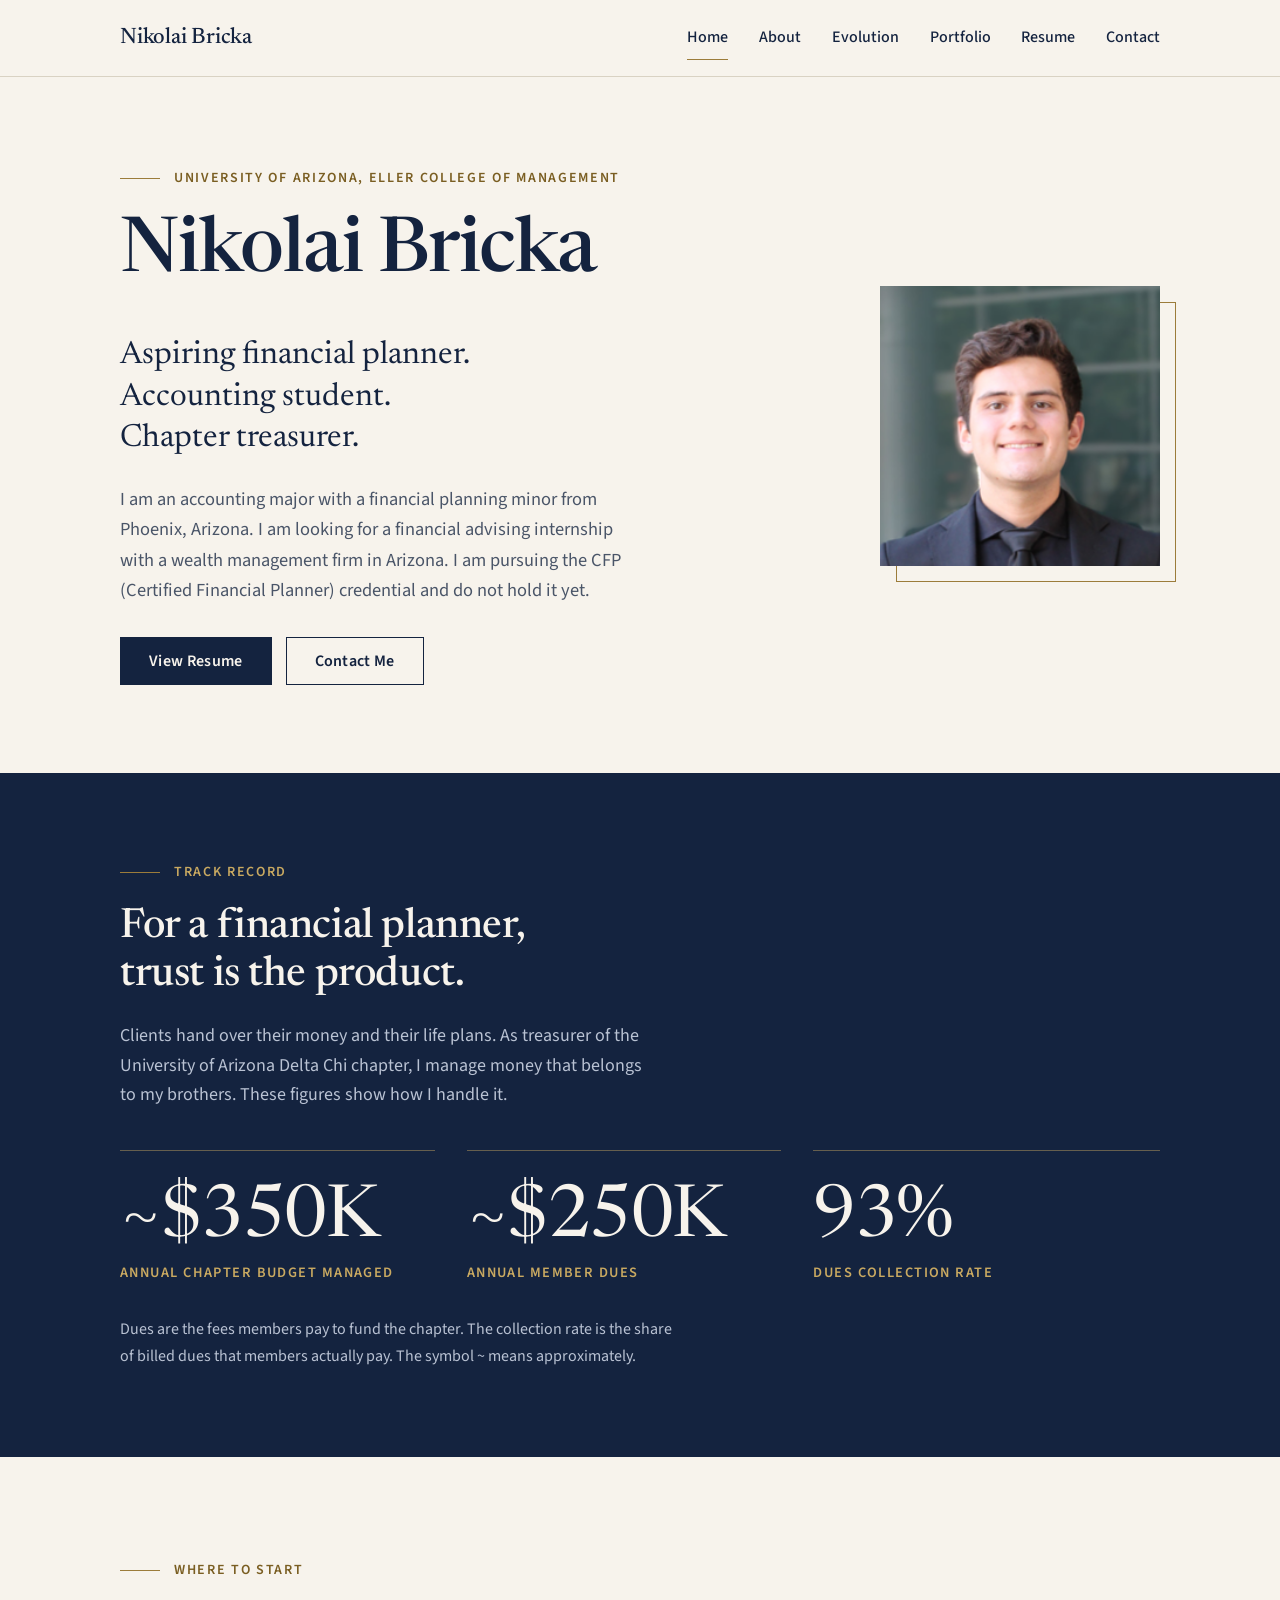
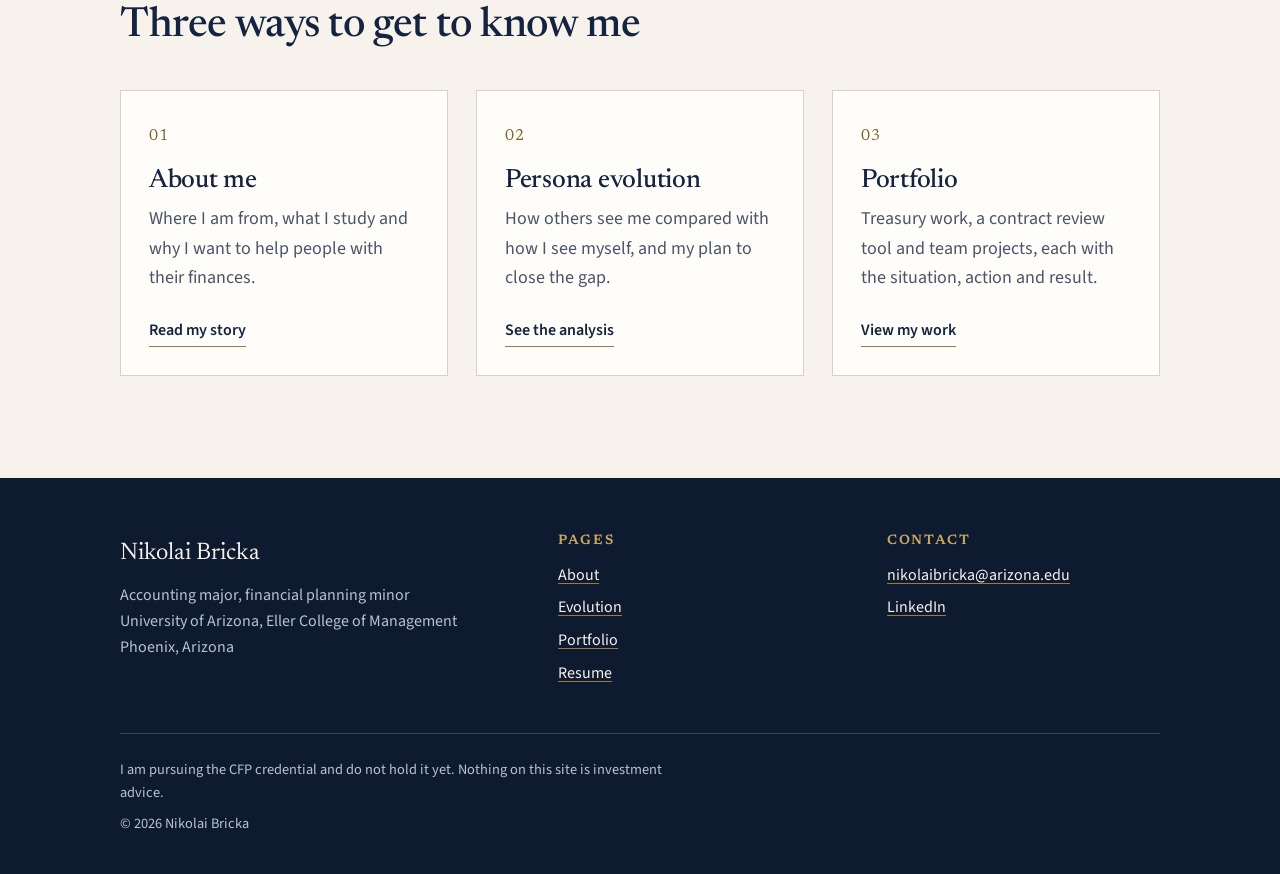
<file: index.html>
<!doctype html>
<html lang="en">
<head>
  <meta charset="utf-8">
  <meta name="viewport" content="width=device-width, initial-scale=1">
  <title>Nikolai Bricka | Aspiring Financial Planner</title>
  <meta name="description" content="Nikolai Bricka is an accounting major and chapter treasurer at the University of Arizona who is pursuing a career in financial planning.">
  <meta name="theme-color" content="#14233f">
  <link rel="preconnect" href="https://fonts.googleapis.com">
  <link rel="preconnect" href="https://fonts.gstatic.com" crossorigin>
  <link href="https://fonts.googleapis.com/css2?family=Newsreader:opsz,wght@6..72,400;6..72,500&amp;family=Source+Sans+3:wght@400;500;600&amp;display=swap" rel="stylesheet">
  <link rel="stylesheet" href="styles.css">
  <script src="main.js" defer></script>
</head>
<body>
  <a class="skip-link" href="#main">Skip to main content</a>

  <header class="site-header">
    <div class="container site-header__inner">
      <a class="brand" href="index.html">Nikolai Bricka</a>
      <button class="nav-toggle" type="button" aria-expanded="false" aria-controls="site-nav">Menu</button>
      <nav aria-label="Main">
        <ul class="nav-list" id="site-nav">
          <li><a href="index.html" aria-current="page">Home</a></li>
          <li><a href="about.html">About</a></li>
          <li><a href="evolution.html">Evolution</a></li>
          <li><a href="portfolio.html">Portfolio</a></li>
          <li><a href="resume.html">Resume</a></li>
          <li><a href="contact.html">Contact</a></li>
        </ul>
      </nav>
    </div>
  </header>

  <main id="main">
    <section class="hero" aria-labelledby="hero-title">
      <div class="container hero__grid">
        <div class="fade-in">
          <p class="eyebrow">University of Arizona, Eller College of Management</p>
          <h1 id="hero-title">Nikolai Bricka</h1>
          <p class="hero__positioning"><span>Aspiring financial planner.</span> <span>Accounting student.</span> <span>Chapter treasurer.</span></p>
          <p class="hero__lead">I am an accounting major with a financial planning minor from Phoenix, Arizona. I am looking for a financial advising internship with a wealth management firm in Arizona. I am pursuing the CFP (Certified Financial Planner) credential and do not hold it yet.</p>
          <div class="btn-row">
            <a class="btn btn--primary" href="resume.html">View Resume</a>
            <a class="btn btn--ghost" href="contact.html">Contact Me</a>
          </div>
        </div>
        <div class="portrait fade-in">
          <img src="assets/headshot.png" width="241" height="239" alt="Headshot of Nikolai Bricka in a dark suit and tie, smiling at the camera">
        </div>
      </div>
    </section>

    <section class="metrics on-navy" aria-labelledby="metrics-title">
      <div class="container">
        <p class="eyebrow">Track record</p>
        <h2 id="metrics-title">For a financial planner, trust is the product.</h2>
        <p class="metrics__intro">Clients hand over their money and their life plans. As treasurer of the University of Arizona Delta Chi chapter, I manage money that belongs to my brothers. These figures show how I handle it.</p>
        <dl class="metrics__grid">
          <div class="metric">
            <dt>Annual chapter budget managed</dt>
            <dd><span aria-hidden="true">~</span><span class="sr-only">About </span>$350K</dd>
          </div>
          <div class="metric">
            <dt>Annual member dues</dt>
            <dd><span aria-hidden="true">~</span><span class="sr-only">About </span>$250K</dd>
          </div>
          <div class="metric">
            <dt>Dues collection rate</dt>
            <dd>93%</dd>
          </div>
        </dl>
        <p class="metrics__note">Dues are the fees members pay to fund the chapter. The collection rate is the share of billed dues that members actually pay. The symbol ~ means approximately.</p>
      </div>
    </section>

    <section class="section" aria-labelledby="explore-title">
      <div class="container">
        <div class="section__head">
          <p class="eyebrow">Where to start</p>
          <h2 id="explore-title">Three ways to get to know me</h2>
        </div>
        <div class="cards">
          <article class="card">
            <span class="card__num" aria-hidden="true">01</span>
            <h3><a href="about.html">About me</a></h3>
            <p>Where I am from, what I study and why I want to help people with their finances.</p>
            <span class="card__more" aria-hidden="true">Read my story</span>
          </article>
          <article class="card">
            <span class="card__num" aria-hidden="true">02</span>
            <h3><a href="evolution.html">Persona evolution</a></h3>
            <p>How others see me compared with how I see myself, and my plan to close the gap.</p>
            <span class="card__more" aria-hidden="true">See the analysis</span>
          </article>
          <article class="card">
            <span class="card__num" aria-hidden="true">03</span>
            <h3><a href="portfolio.html">Portfolio</a></h3>
            <p>Treasury work, a contract review tool and team projects, each with the situation, action and result.</p>
            <span class="card__more" aria-hidden="true">View my work</span>
          </article>
        </div>
      </div>
    </section>
  </main>

  <footer class="site-footer">
    <div class="container">
      <div class="footer__grid">
        <div>
          <p class="footer__name">Nikolai Bricka</p>
          <p>Accounting major, financial planning minor<br>University of Arizona, Eller College of Management<br>Phoenix, Arizona</p>
        </div>
        <div>
          <h2 class="footer__title">Pages</h2>
          <ul class="footer__list">
            <li><a href="about.html">About</a></li>
            <li><a href="evolution.html">Evolution</a></li>
            <li><a href="portfolio.html">Portfolio</a></li>
            <li><a href="resume.html">Resume</a></li>
          </ul>
        </div>
        <div>
          <h2 class="footer__title">Contact</h2>
          <ul class="footer__list">
            <li><a href="mailto:nikolaibricka@arizona.edu">nikolaibricka@arizona.edu</a></li>
            <li><a href="https://www.linkedin.com/in/nikolai-bricka" rel="noopener">LinkedIn</a></li>
          </ul>
        </div>
      </div>
      <div class="footer__fine">
        <p>I am pursuing the CFP credential and do not hold it yet. Nothing on this site is investment advice.</p>
        <p>&copy; 2026 Nikolai Bricka</p>
      </div>
    </div>
  </footer>
</body>
</html>
</file>
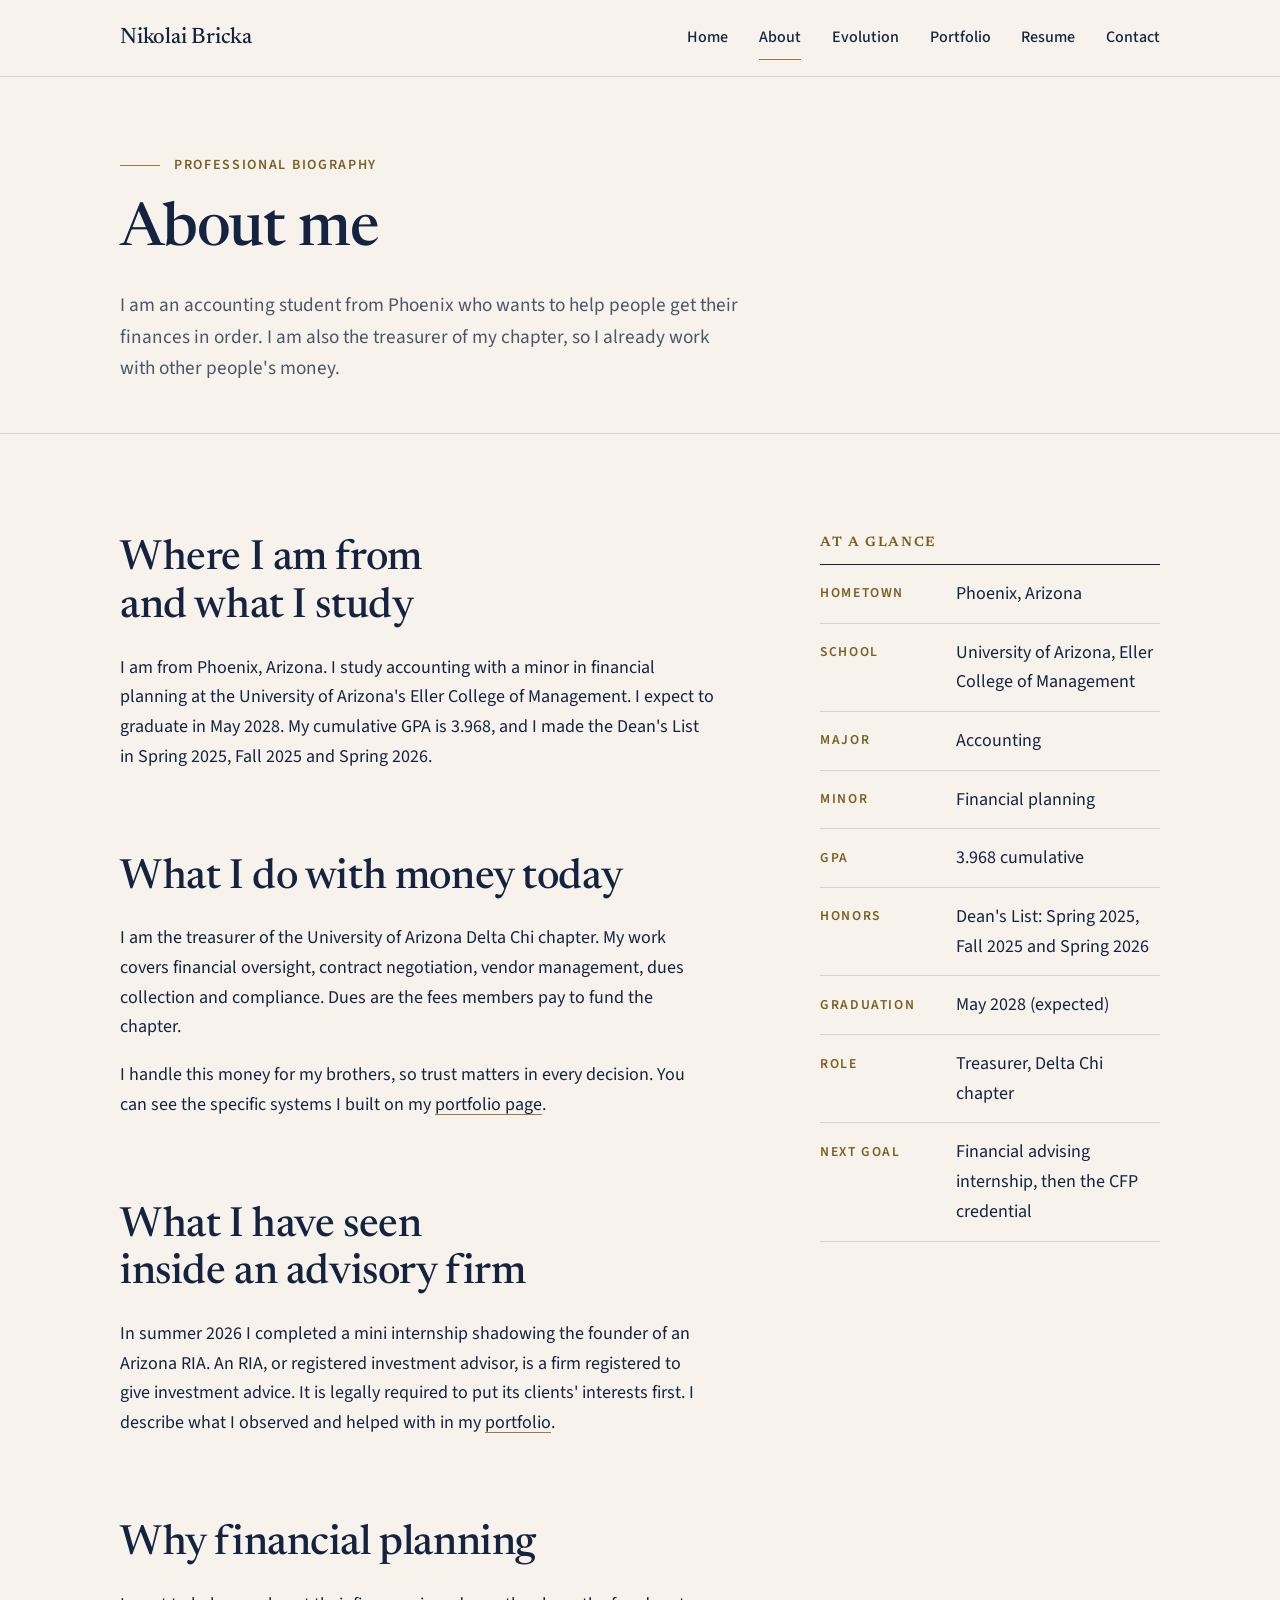
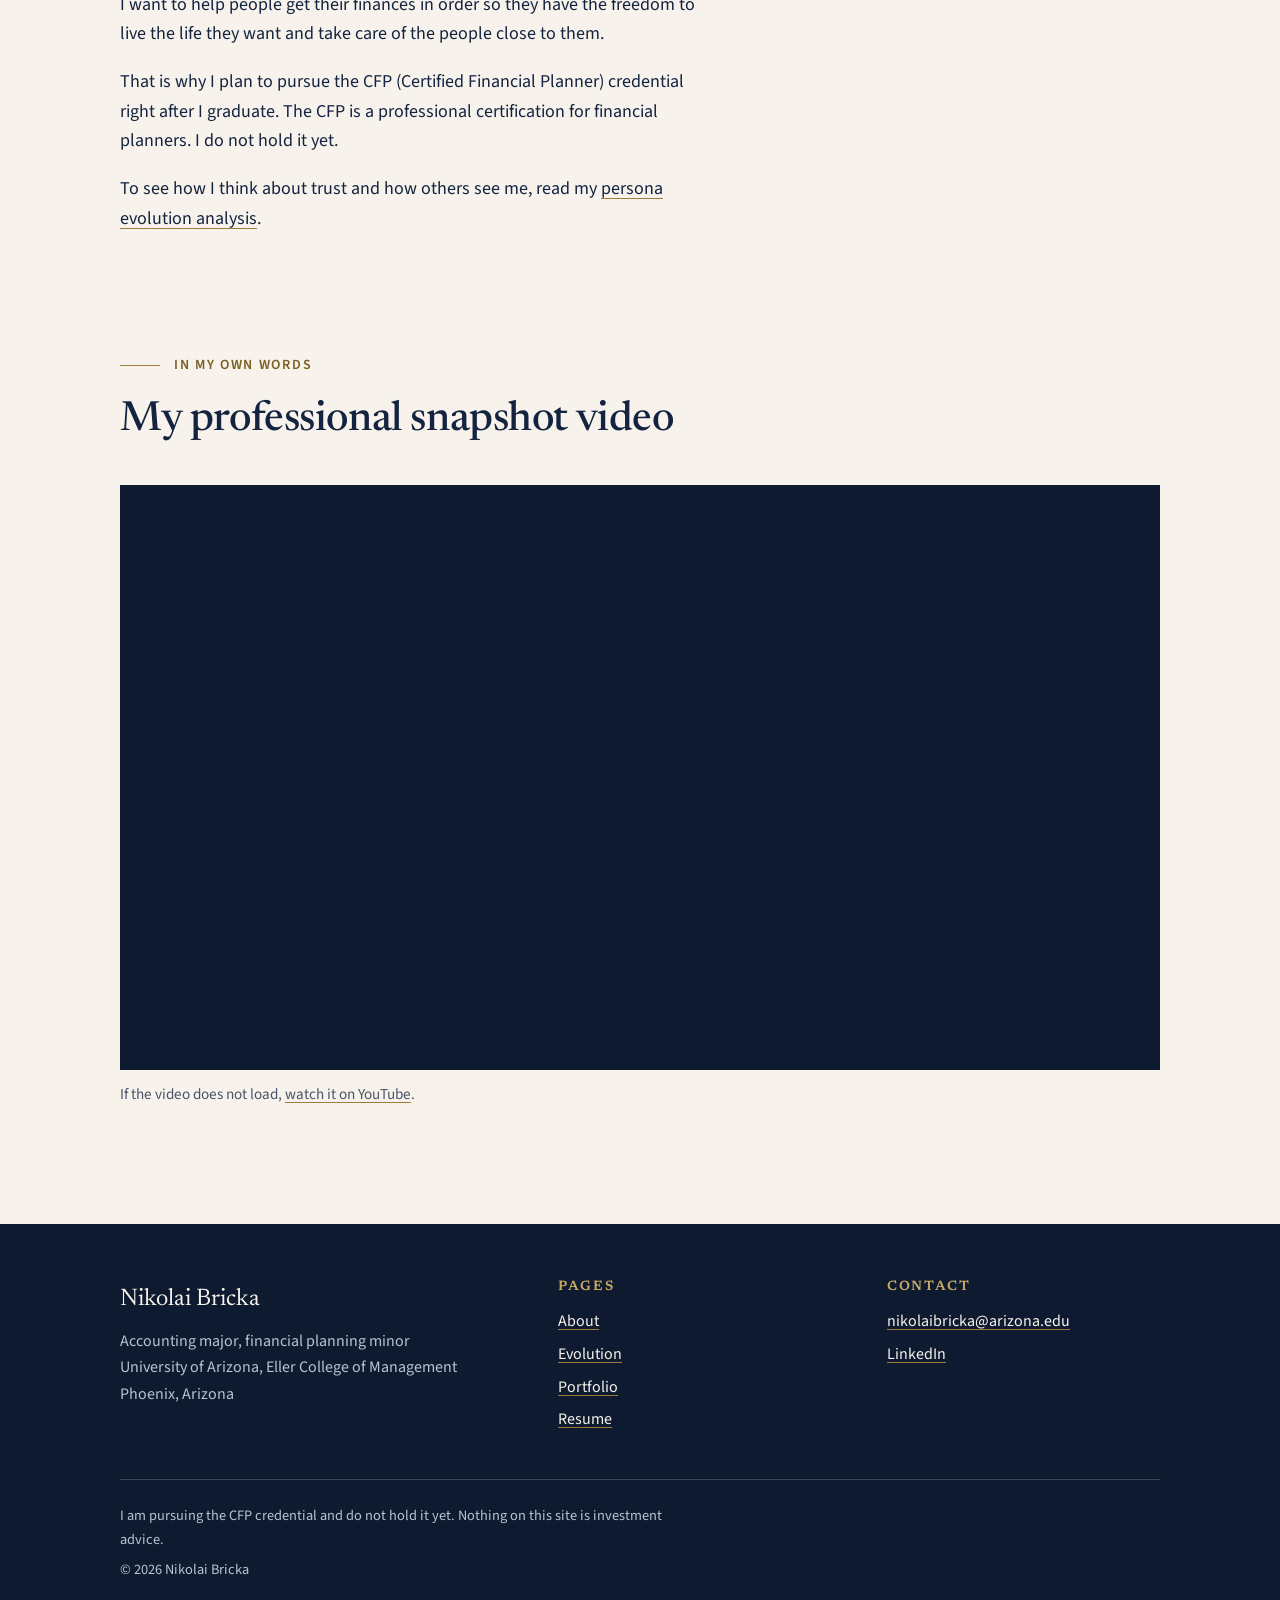
<file: about.html>
<!doctype html>
<html lang="en">
<head>
  <meta charset="utf-8">
  <meta name="viewport" content="width=device-width, initial-scale=1">
  <title>About | Nikolai Bricka</title>
  <meta name="description" content="Professional biography of Nikolai Bricka: an accounting major and financial planning minor at the University of Arizona who is pursuing a career as a financial planner.">
  <meta name="theme-color" content="#14233f">
  <link rel="preconnect" href="https://fonts.googleapis.com">
  <link rel="preconnect" href="https://fonts.gstatic.com" crossorigin>
  <link href="https://fonts.googleapis.com/css2?family=Newsreader:opsz,wght@6..72,400;6..72,500&amp;family=Source+Sans+3:wght@400;500;600&amp;display=swap" rel="stylesheet">
  <link rel="stylesheet" href="styles.css">
  <script src="main.js" defer></script>
</head>
<body>
  <a class="skip-link" href="#main">Skip to main content</a>

  <header class="site-header">
    <div class="container site-header__inner">
      <a class="brand" href="index.html">Nikolai Bricka</a>
      <button class="nav-toggle" type="button" aria-expanded="false" aria-controls="site-nav">Menu</button>
      <nav aria-label="Main">
        <ul class="nav-list" id="site-nav">
          <li><a href="index.html">Home</a></li>
          <li><a href="about.html" aria-current="page">About</a></li>
          <li><a href="evolution.html">Evolution</a></li>
          <li><a href="portfolio.html">Portfolio</a></li>
          <li><a href="resume.html">Resume</a></li>
          <li><a href="contact.html">Contact</a></li>
        </ul>
      </nav>
    </div>
  </header>

  <main id="main">
    <section class="page-head">
      <div class="container">
        <p class="eyebrow">Professional biography</p>
        <h1>About me</h1>
        <p class="page-head__lead">I am an accounting student from Phoenix who wants to help people get their finances in order. I am also the treasurer of my chapter, so I already work with other people's money.</p>
      </div>
    </section>

    <section class="section">
      <div class="container two-col">
        <div class="prose">
          <h2>Where I am from and what I study</h2>
          <p>I am from Phoenix, Arizona. I study accounting with a minor in financial planning at the University of Arizona's Eller College of Management. I expect to graduate in May 2028. My cumulative GPA is 3.968, and I made the Dean's List in Spring 2025, Fall 2025 and Spring 2026.</p>

          <h2>What I do with money today</h2>
          <p>I am the treasurer of the University of Arizona Delta Chi chapter. My work covers financial oversight, contract negotiation, vendor management, dues collection and compliance. Dues are the fees members pay to fund the chapter.</p>
          <p>I handle this money for my brothers, so trust matters in every decision. You can see the specific systems I built on my <a href="portfolio.html">portfolio page</a>.</p>

          <h2>What I have seen inside an advisory firm</h2>
          <p>In summer 2026 I completed a mini internship shadowing the founder of an Arizona RIA. An RIA, or registered investment advisor, is a firm registered to give investment advice. It is legally required to put its clients' interests first. I describe what I observed and helped with in my <a href="portfolio.html#ria">portfolio</a>.</p>

          <h2>Why financial planning</h2>
          <p>I want to help people get their finances in order so they have the freedom to live the life they want and take care of the people close to them.</p>
          <p>That is why I plan to pursue the CFP (Certified Financial Planner) credential right after I graduate. The CFP is a professional certification for financial planners. I do not hold it yet.</p>
          <p>To see how I think about trust and how others see me, read my <a href="evolution.html">persona evolution analysis</a>.</p>
        </div>

        <aside aria-labelledby="glance-title">
          <h2 id="glance-title" class="label" style="margin-bottom: 0.75rem;">At a glance</h2>
          <dl class="facts">
            <div><dt>Hometown</dt><dd>Phoenix, Arizona</dd></div>
            <div><dt>School</dt><dd>University of Arizona, Eller College of Management</dd></div>
            <div><dt>Major</dt><dd>Accounting</dd></div>
            <div><dt>Minor</dt><dd>Financial planning</dd></div>
            <div><dt>GPA</dt><dd>3.968 cumulative</dd></div>
            <div><dt>Honors</dt><dd>Dean's List: Spring 2025, Fall 2025 and Spring 2026</dd></div>
            <div><dt>Graduation</dt><dd>May 2028 (expected)</dd></div>
            <div><dt>Role</dt><dd>Treasurer, Delta Chi chapter</dd></div>
            <div><dt>Next goal</dt><dd>Financial advising internship, then the CFP credential</dd></div>
          </dl>
        </aside>
      </div>
    </section>

    <section class="section" style="padding-top: 0;" aria-labelledby="video-title">
      <div class="container">
        <div class="section__head">
          <p class="eyebrow">In my own words</p>
          <h2 id="video-title">My professional snapshot video</h2>
        </div>
        <div class="video">
          <iframe src="https://www.youtube-nocookie.com/embed/Y5f6OhpmY9c" title="Nikolai Bricka professional snapshot video" loading="lazy" allow="accelerometer; encrypted-media; gyroscope; picture-in-picture" referrerpolicy="strict-origin-when-cross-origin" allowfullscreen></iframe>
        </div>
        <p class="muted small" style="margin-top: 12px;">If the video does not load, <a href="https://youtu.be/Y5f6OhpmY9c" rel="noopener">watch it on YouTube</a>.</p>
      </div>
    </section>
  </main>

  <footer class="site-footer">
    <div class="container">
      <div class="footer__grid">
        <div>
          <p class="footer__name">Nikolai Bricka</p>
          <p>Accounting major, financial planning minor<br>University of Arizona, Eller College of Management<br>Phoenix, Arizona</p>
        </div>
        <div>
          <h2 class="footer__title">Pages</h2>
          <ul class="footer__list">
            <li><a href="about.html">About</a></li>
            <li><a href="evolution.html">Evolution</a></li>
            <li><a href="portfolio.html">Portfolio</a></li>
            <li><a href="resume.html">Resume</a></li>
          </ul>
        </div>
        <div>
          <h2 class="footer__title">Contact</h2>
          <ul class="footer__list">
            <li><a href="mailto:nikolaibricka@arizona.edu">nikolaibricka@arizona.edu</a></li>
            <li><a href="https://www.linkedin.com/in/nikolai-bricka" rel="noopener">LinkedIn</a></li>
          </ul>
        </div>
      </div>
      <div class="footer__fine">
        <p>I am pursuing the CFP credential and do not hold it yet. Nothing on this site is investment advice.</p>
        <p>&copy; 2026 Nikolai Bricka</p>
      </div>
    </div>
  </footer>
</body>
</html>
</file>
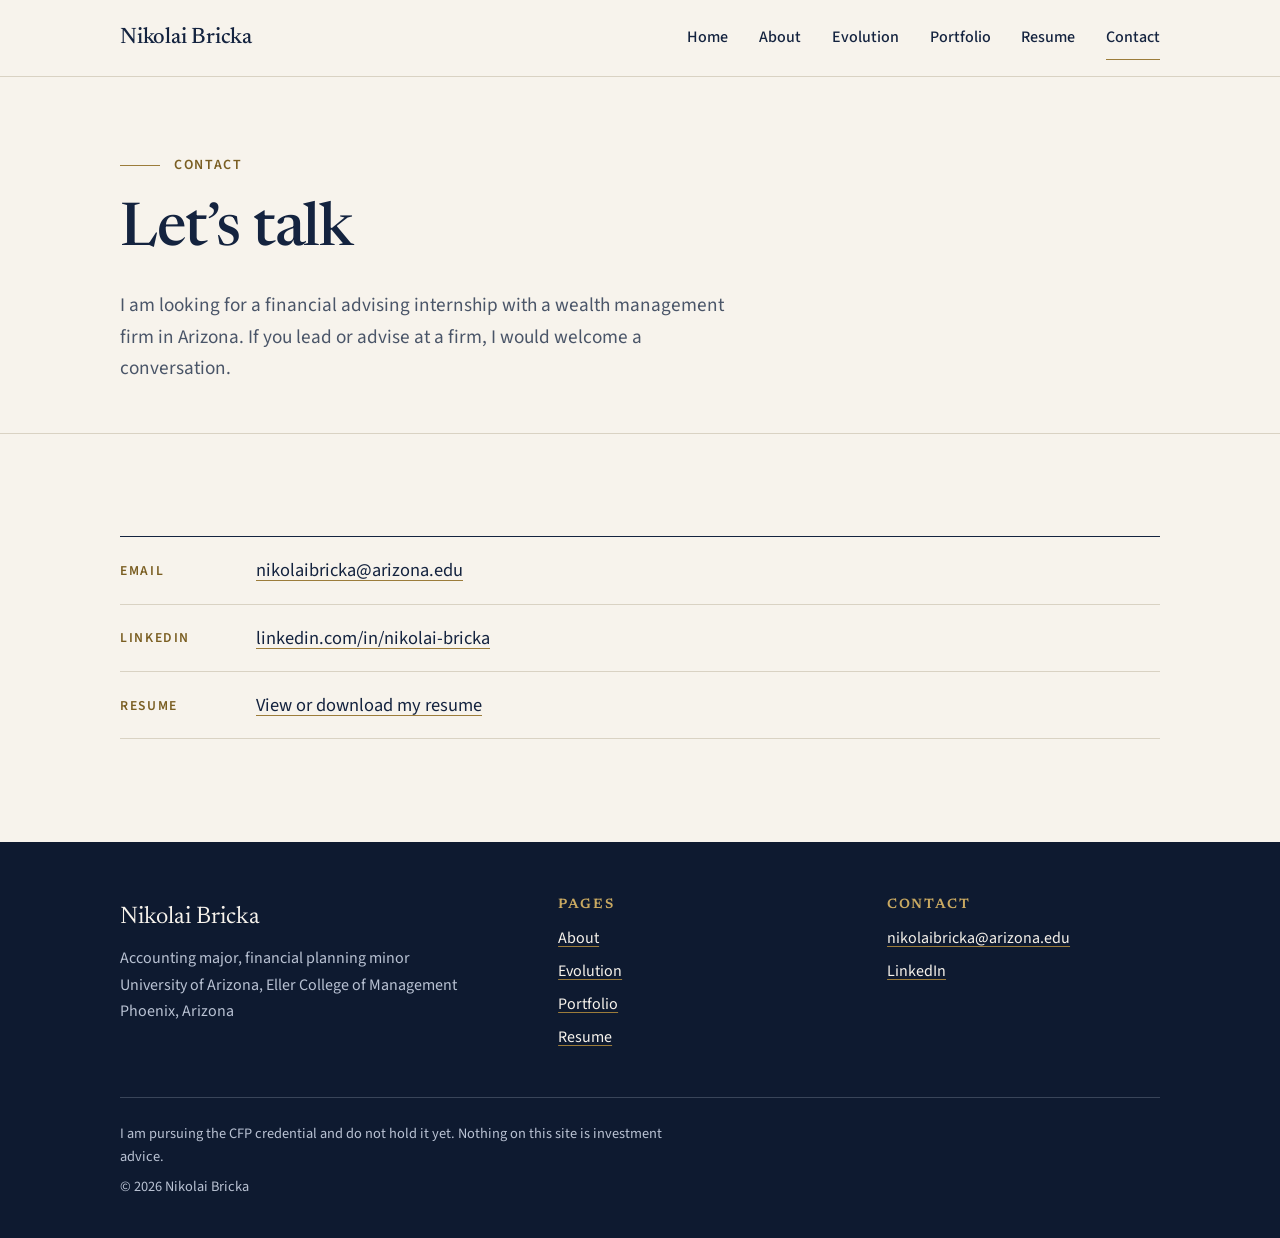
<file: contact.html>
<!doctype html>
<html lang="en">
<head>
  <meta charset="utf-8">
  <meta name="viewport" content="width=device-width, initial-scale=1">
  <title>Contact | Nikolai Bricka</title>
  <meta name="description" content="Contact Nikolai Bricka about financial advising internships by email or LinkedIn.">
  <meta name="theme-color" content="#14233f">
  <link rel="preconnect" href="https://fonts.googleapis.com">
  <link rel="preconnect" href="https://fonts.gstatic.com" crossorigin>
  <link href="https://fonts.googleapis.com/css2?family=Newsreader:opsz,wght@6..72,400;6..72,500&amp;family=Source+Sans+3:wght@400;500;600&amp;display=swap" rel="stylesheet">
  <link rel="stylesheet" href="styles.css">
  <script src="main.js" defer></script>
</head>
<body>
  <a class="skip-link" href="#main">Skip to main content</a>

  <header class="site-header">
    <div class="container site-header__inner">
      <a class="brand" href="index.html">Nikolai Bricka</a>
      <button class="nav-toggle" type="button" aria-expanded="false" aria-controls="site-nav">Menu</button>
      <nav aria-label="Main">
        <ul class="nav-list" id="site-nav">
          <li><a href="index.html">Home</a></li>
          <li><a href="about.html">About</a></li>
          <li><a href="evolution.html">Evolution</a></li>
          <li><a href="portfolio.html">Portfolio</a></li>
          <li><a href="resume.html">Resume</a></li>
          <li><a href="contact.html" aria-current="page">Contact</a></li>
        </ul>
      </nav>
    </div>
  </header>

  <main id="main">
    <section class="page-head">
      <div class="container">
        <p class="eyebrow">Contact</p>
        <h1>Let&rsquo;s talk</h1>
        <p class="page-head__lead">I am looking for a financial advising internship with a wealth management firm in Arizona. If you lead or advise at a firm, I would welcome a conversation.</p>
      </div>
    </section>

    <section class="section">
      <div class="container">
        <ul class="contact-list">
          <li><span class="label">Email</span><a href="mailto:nikolaibricka@arizona.edu">nikolaibricka@arizona.edu</a></li>
          <li><span class="label">LinkedIn</span><a href="https://www.linkedin.com/in/nikolai-bricka" rel="noopener">linkedin.com/in/nikolai-bricka</a></li>
          <li><span class="label">Resume</span><a href="resume.html">View or download my resume</a></li>
        </ul>
      </div>
    </section>
  </main>

  <footer class="site-footer">
    <div class="container">
      <div class="footer__grid">
        <div>
          <p class="footer__name">Nikolai Bricka</p>
          <p>Accounting major, financial planning minor<br>University of Arizona, Eller College of Management<br>Phoenix, Arizona</p>
        </div>
        <div>
          <h2 class="footer__title">Pages</h2>
          <ul class="footer__list">
            <li><a href="about.html">About</a></li>
            <li><a href="evolution.html">Evolution</a></li>
            <li><a href="portfolio.html">Portfolio</a></li>
            <li><a href="resume.html">Resume</a></li>
          </ul>
        </div>
        <div>
          <h2 class="footer__title">Contact</h2>
          <ul class="footer__list">
            <li><a href="mailto:nikolaibricka@arizona.edu">nikolaibricka@arizona.edu</a></li>
            <li><a href="https://www.linkedin.com/in/nikolai-bricka" rel="noopener">LinkedIn</a></li>
          </ul>
        </div>
      </div>
      <div class="footer__fine">
        <p>I am pursuing the CFP credential and do not hold it yet. Nothing on this site is investment advice.</p>
        <p>&copy; 2026 Nikolai Bricka</p>
      </div>
    </div>
  </footer>
</body>
</html>
</file>
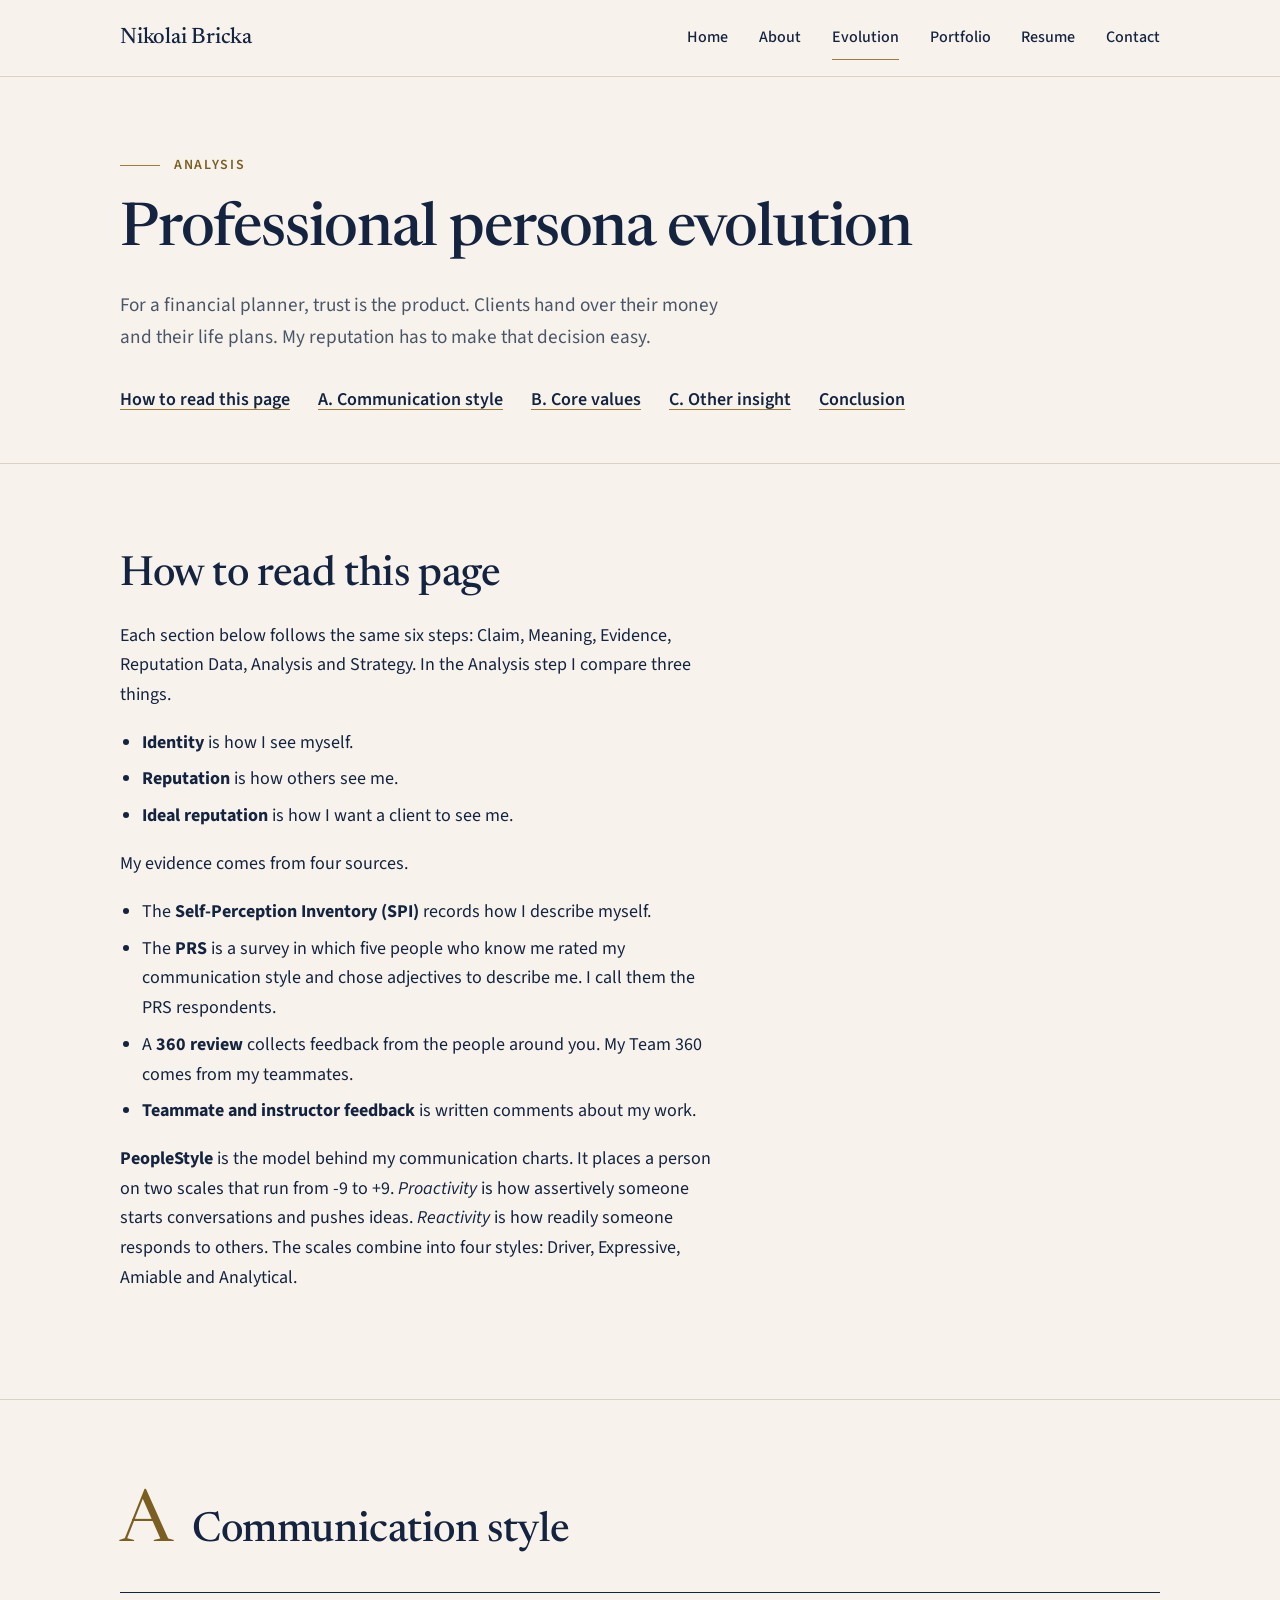
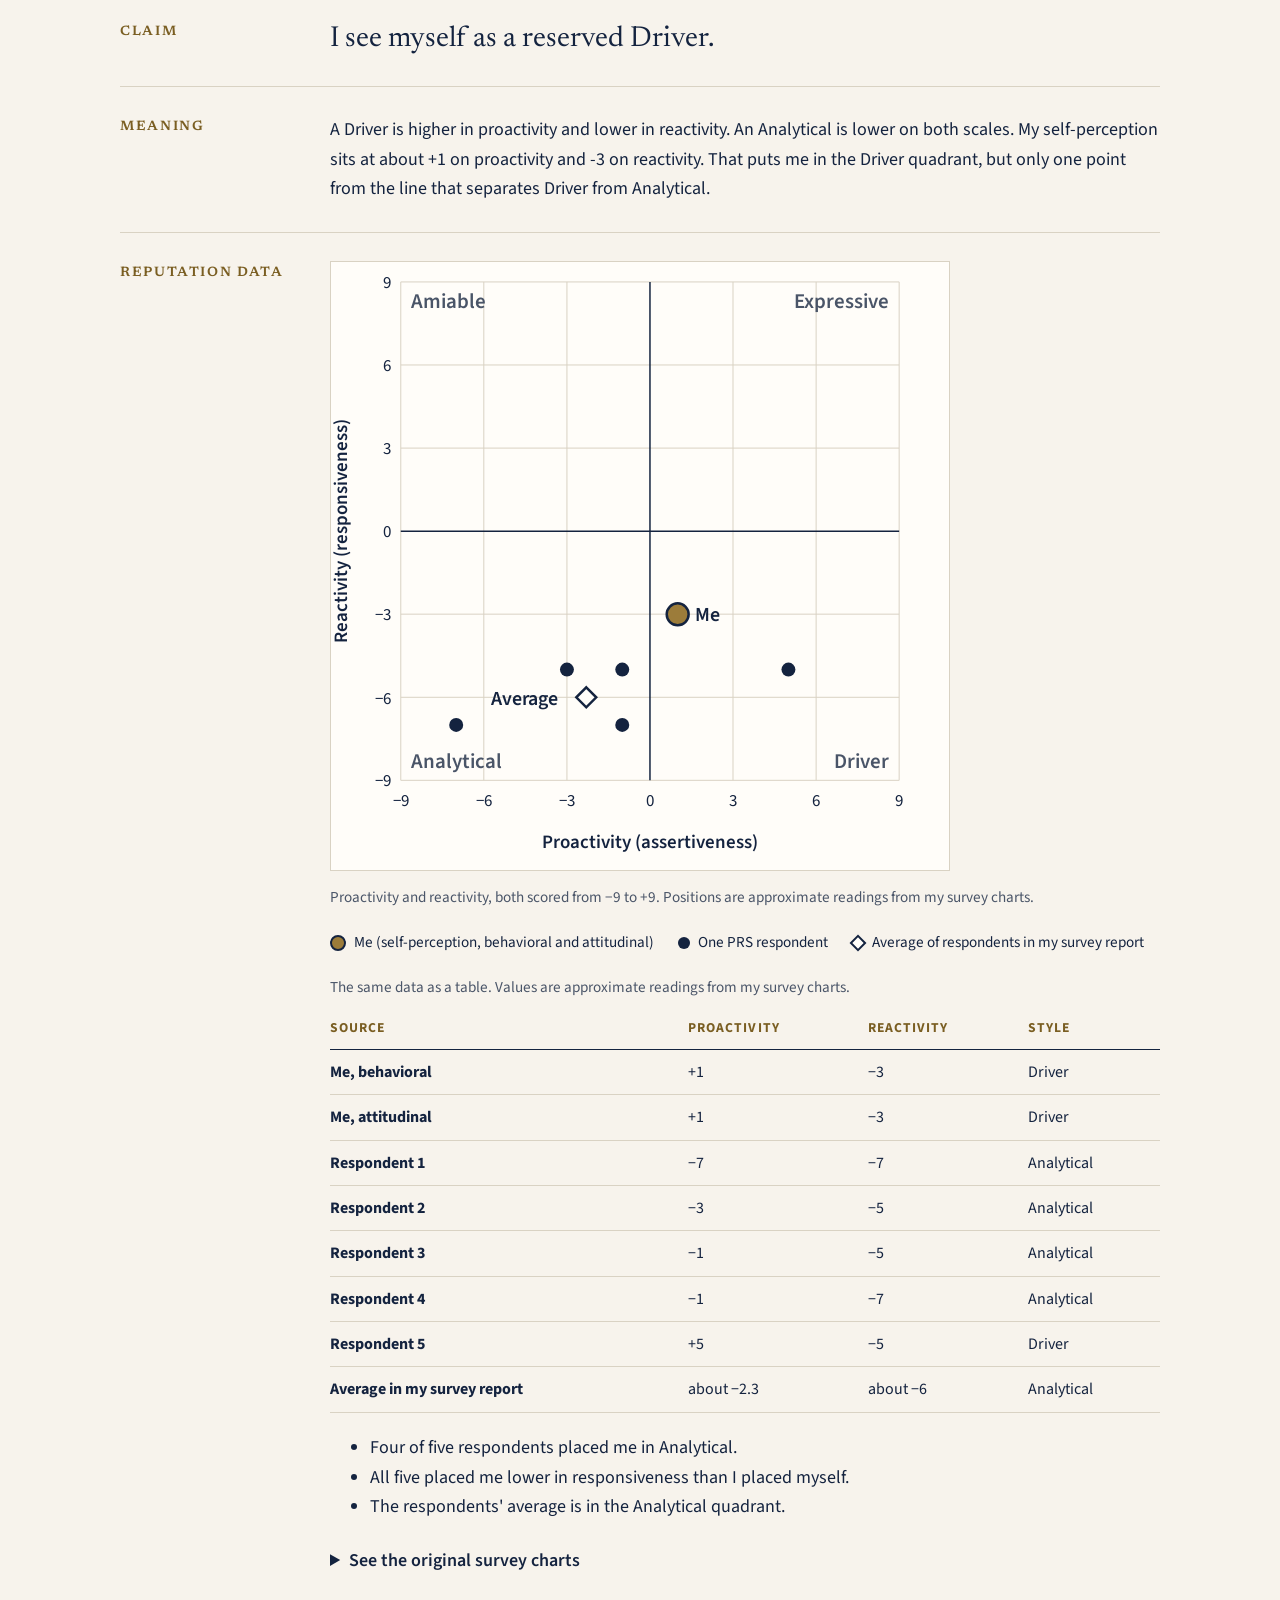
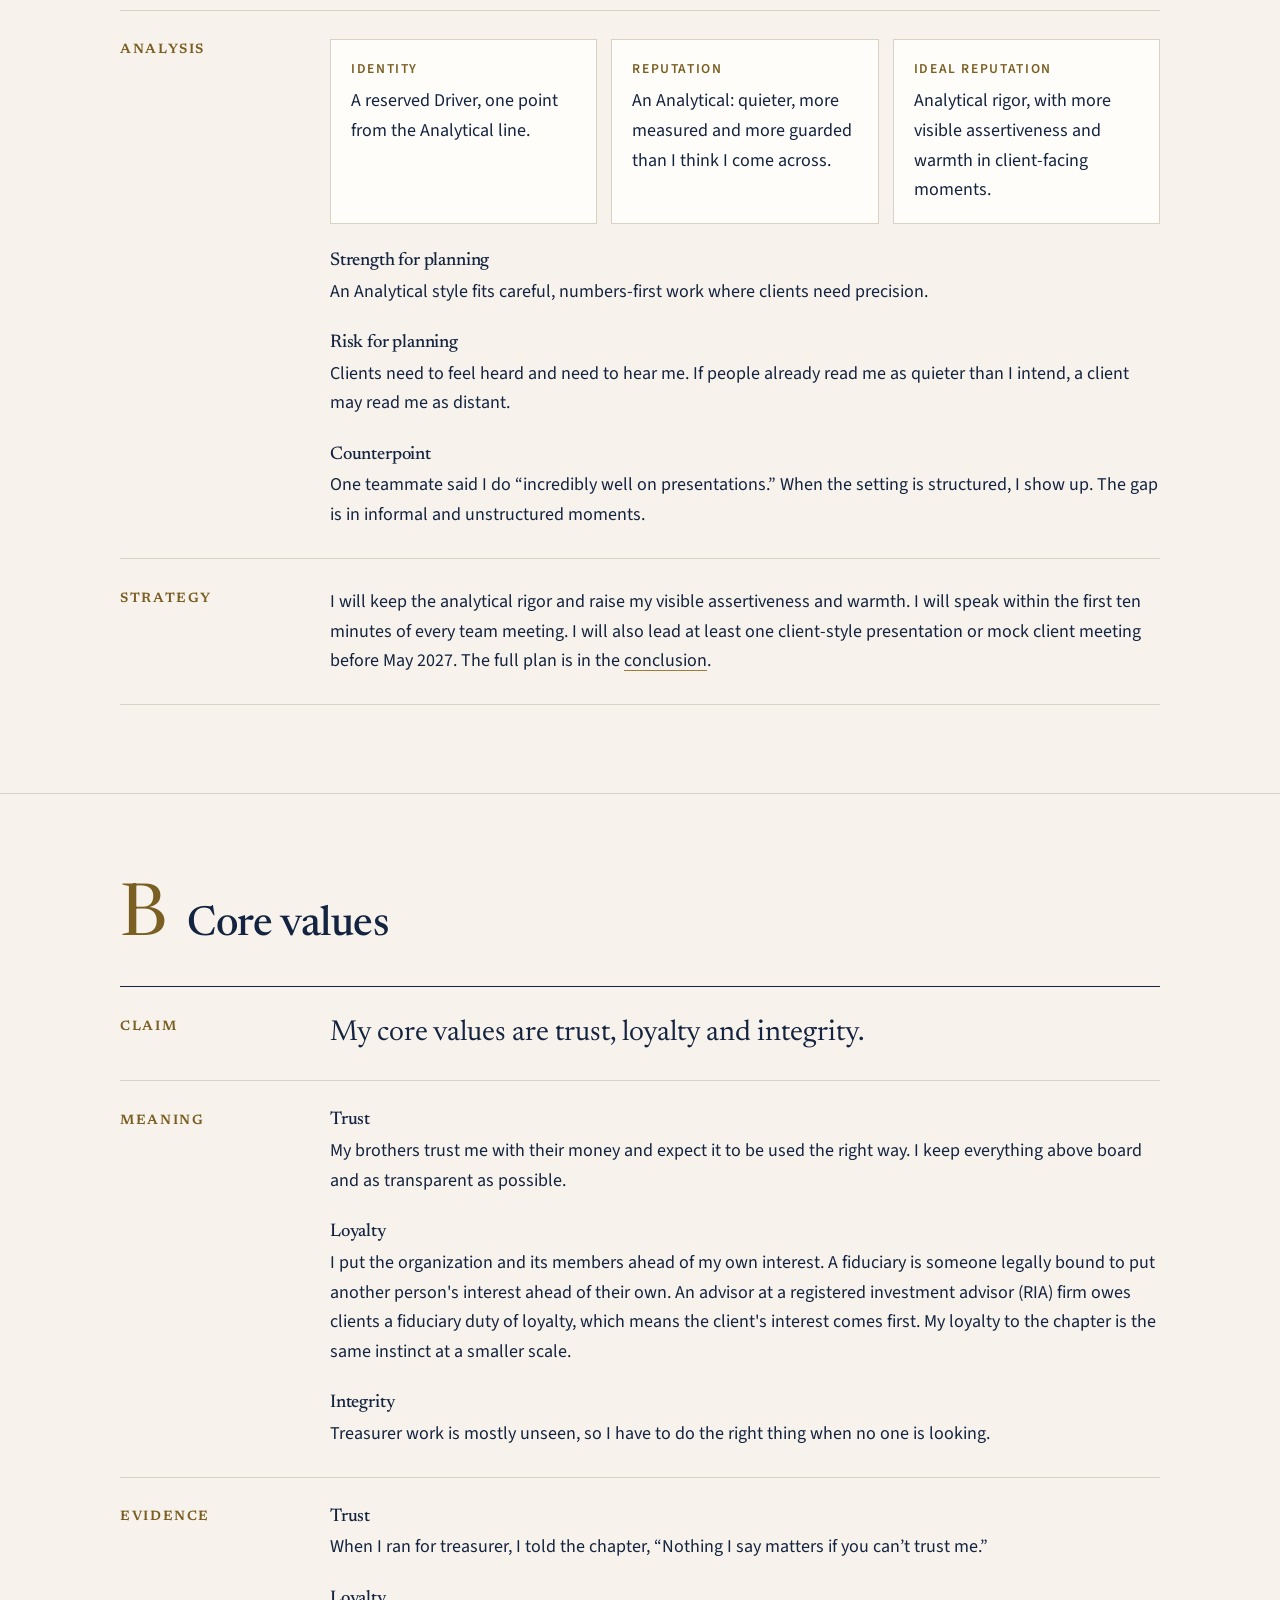
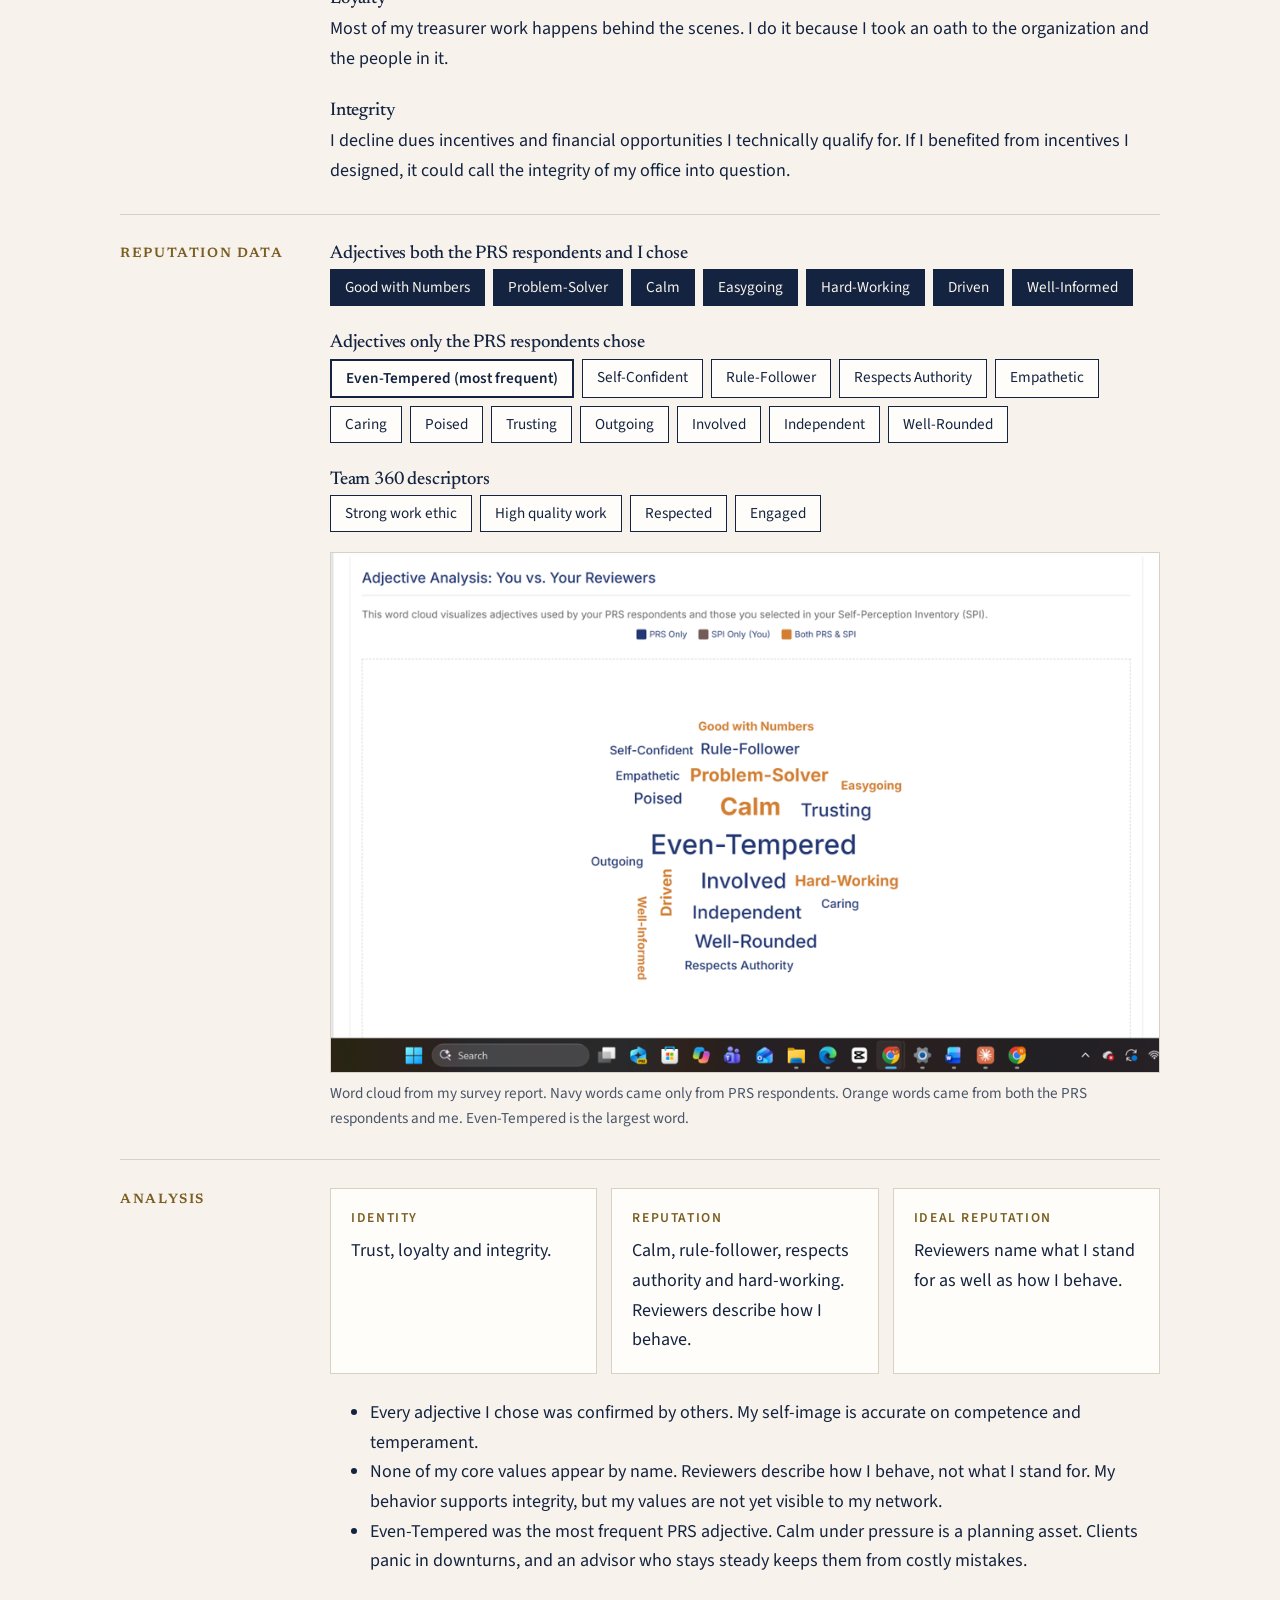
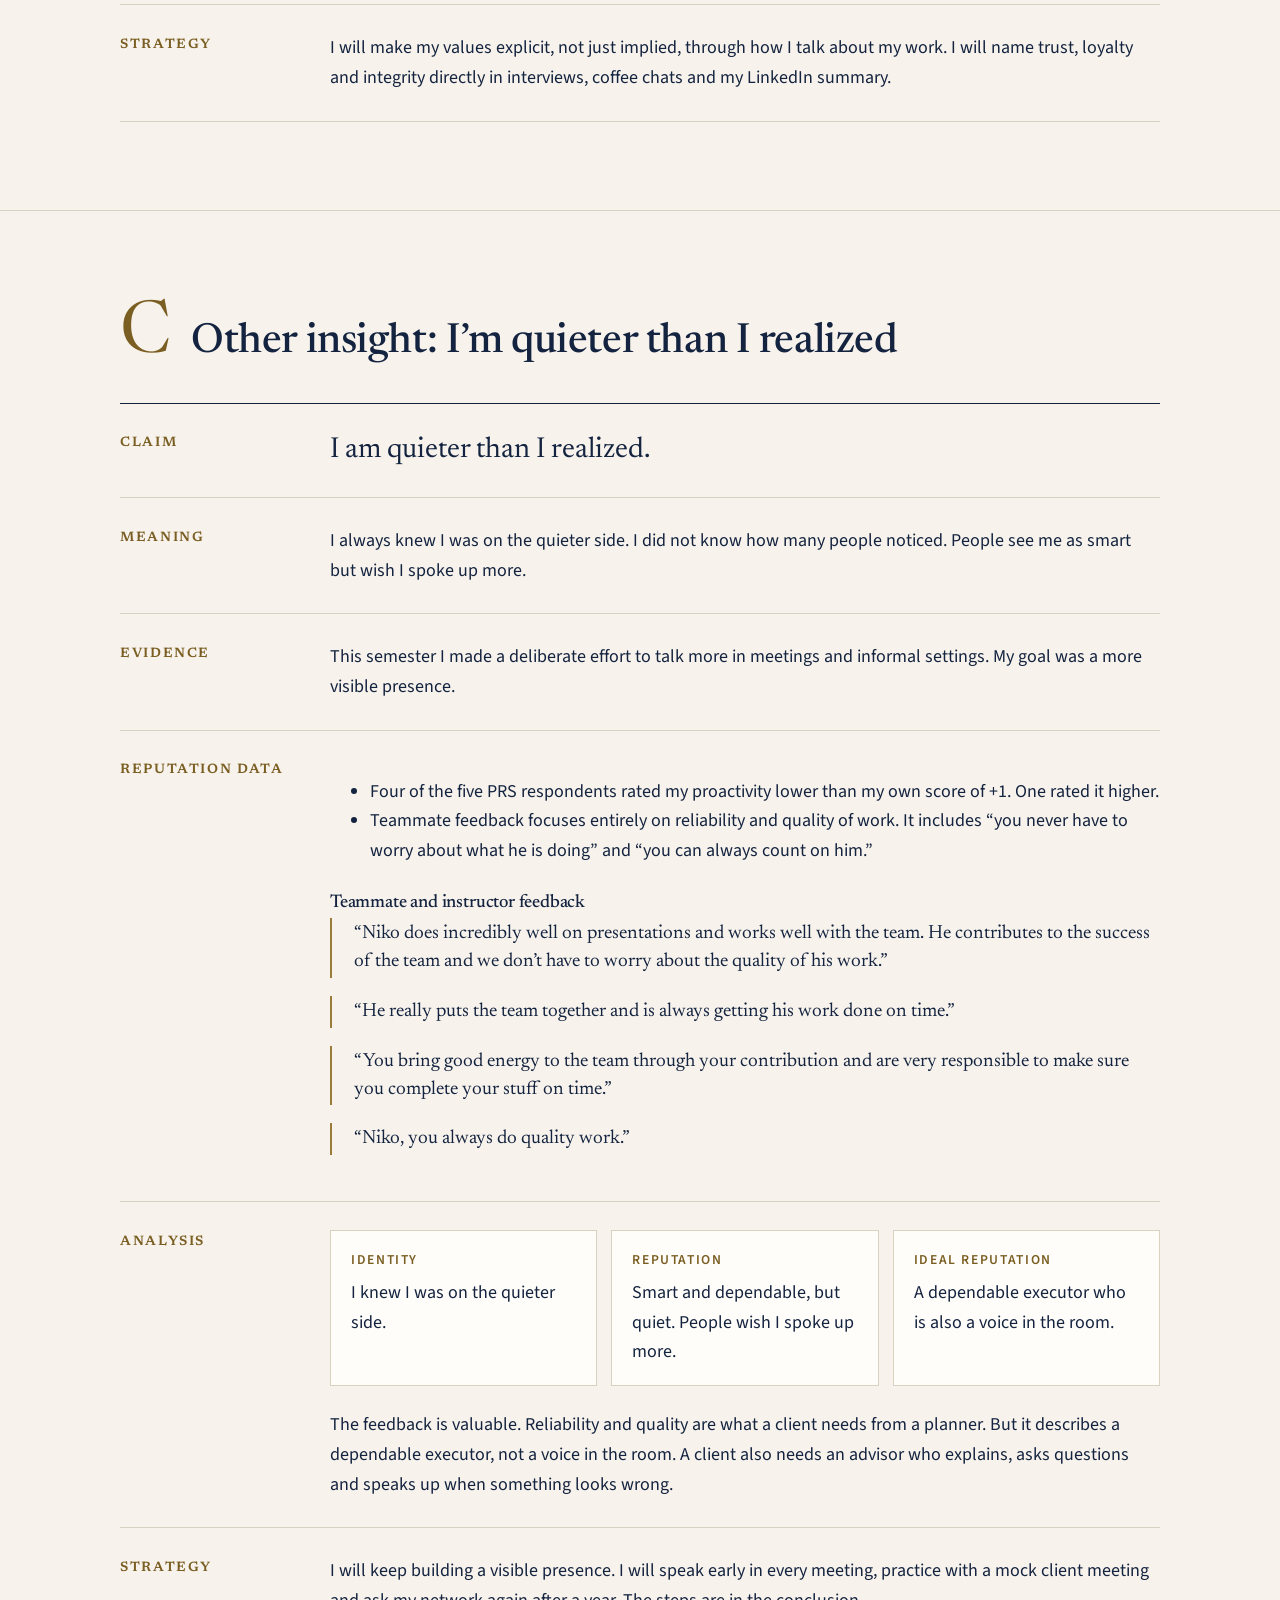
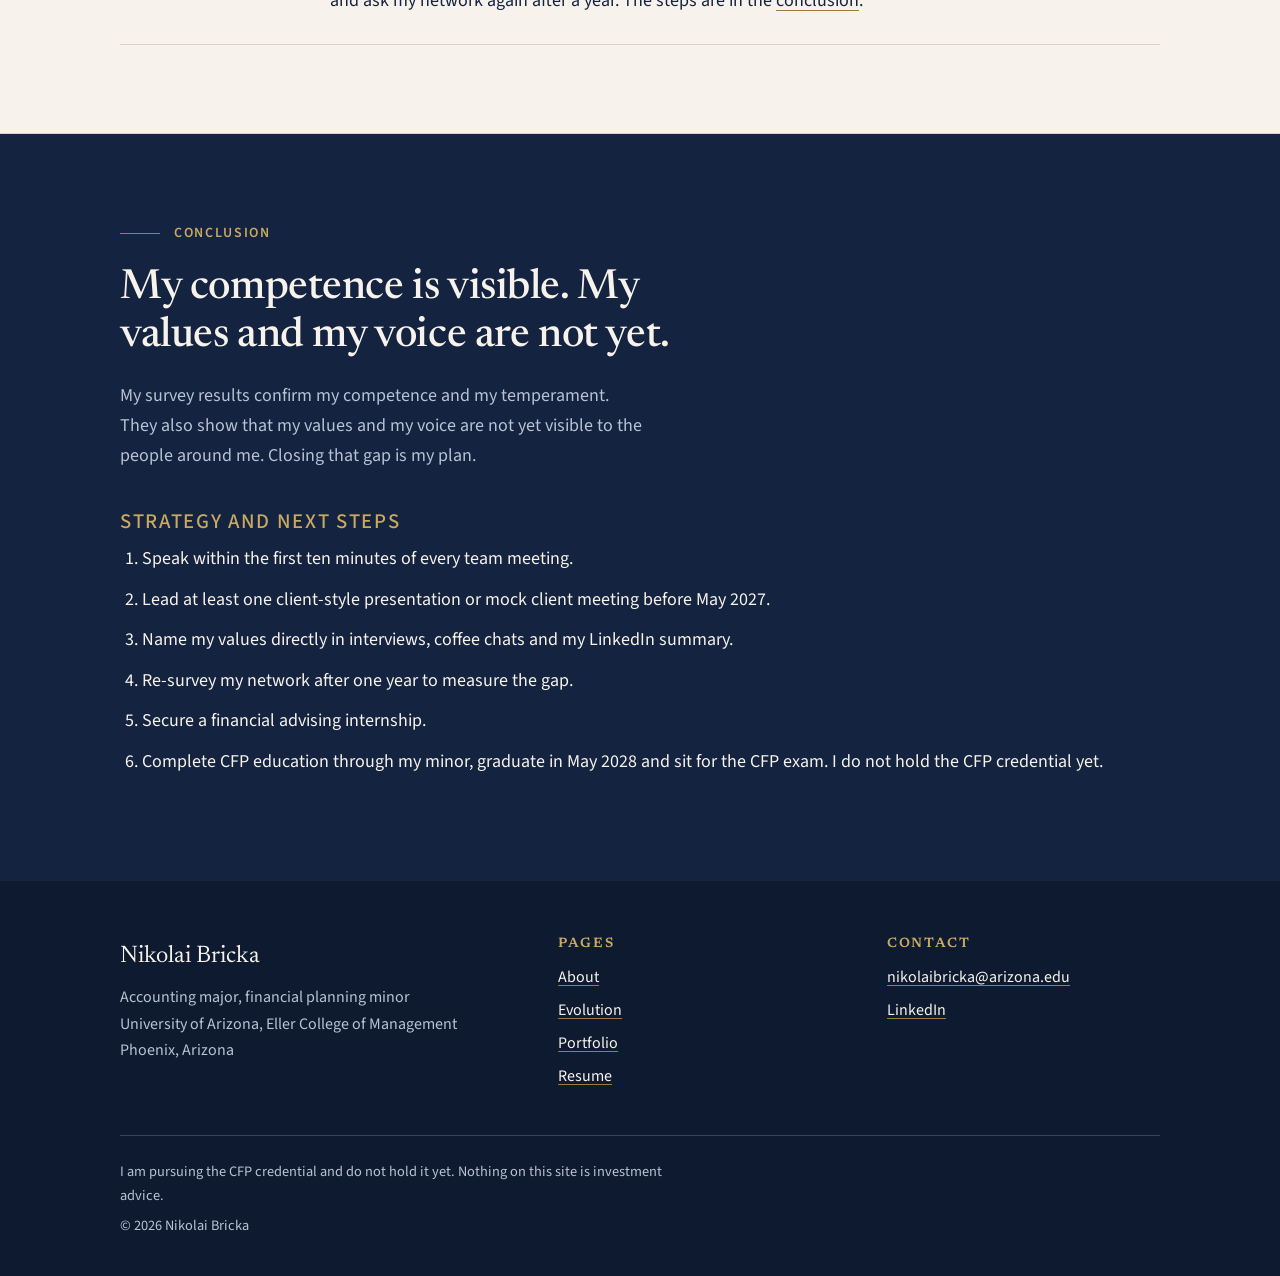
<file: evolution.html>
<!doctype html>
<html lang="en">
<head>
  <meta charset="utf-8">
  <meta name="viewport" content="width=device-width, initial-scale=1">
  <title>Persona Evolution | Nikolai Bricka</title>
  <meta name="description" content="Nikolai Bricka's professional persona evolution: how he sees himself, how others see him and his plan to close the gap, built on survey data and teammate feedback.">
  <meta name="theme-color" content="#14233f">
  <link rel="preconnect" href="https://fonts.googleapis.com">
  <link rel="preconnect" href="https://fonts.gstatic.com" crossorigin>
  <link href="https://fonts.googleapis.com/css2?family=Newsreader:opsz,wght@6..72,400;6..72,500&amp;family=Source+Sans+3:wght@400;500;600&amp;display=swap" rel="stylesheet">
  <link rel="stylesheet" href="styles.css">
  <script src="main.js" defer></script>
</head>
<body>
  <a class="skip-link" href="#main">Skip to main content</a>

  <header class="site-header">
    <div class="container site-header__inner">
      <a class="brand" href="index.html">Nikolai Bricka</a>
      <button class="nav-toggle" type="button" aria-expanded="false" aria-controls="site-nav">Menu</button>
      <nav aria-label="Main">
        <ul class="nav-list" id="site-nav">
          <li><a href="index.html">Home</a></li>
          <li><a href="about.html">About</a></li>
          <li><a href="evolution.html" aria-current="page">Evolution</a></li>
          <li><a href="portfolio.html">Portfolio</a></li>
          <li><a href="resume.html">Resume</a></li>
          <li><a href="contact.html">Contact</a></li>
        </ul>
      </nav>
    </div>
  </header>

  <main id="main">
    <section class="page-head">
      <div class="container">
        <p class="eyebrow">Analysis</p>
        <h1>Professional persona evolution</h1>
        <p class="page-head__lead">For a financial planner, trust is the product. Clients hand over their money and their life plans. My reputation has to make that decision easy.</p>
        <ul class="toc" aria-label="On this page">
          <li><a href="#how-to-read">How to read this page</a></li>
          <li><a href="#communication">A. Communication style</a></li>
          <li><a href="#values">B. Core values</a></li>
          <li><a href="#insight">C. Other insight</a></li>
          <li><a href="#conclusion">Conclusion</a></li>
        </ul>
      </div>
    </section>

    <section class="evo" id="how-to-read" aria-labelledby="how-title">
      <div class="container">
        <div class="prose">
          <h2 id="how-title">How to read this page</h2>
          <p>Each section below follows the same six steps: Claim, Meaning, Evidence, Reputation Data, Analysis and Strategy. In the Analysis step I compare three things.</p>
          <ul>
            <li><strong>Identity</strong> is how I see myself.</li>
            <li><strong>Reputation</strong> is how others see me.</li>
            <li><strong>Ideal reputation</strong> is how I want a client to see me.</li>
          </ul>
          <p>My evidence comes from four sources.</p>
          <ul>
            <li>The <strong>Self-Perception Inventory (SPI)</strong> records how I describe myself.</li>
            <li>The <strong>PRS</strong> is a survey in which five people who know me rated my communication style and chose adjectives to describe me. I call them the PRS respondents.</li>
            <li>A <strong>360 review</strong> collects feedback from the people around you. My Team 360 comes from my teammates.</li>
            <li><strong>Teammate and instructor feedback</strong> is written comments about my work.</li>
          </ul>
          <p><strong>PeopleStyle</strong> is the model behind my communication charts. It places a person on two scales that run from -9 to +9. <em>Proactivity</em> is how assertively someone starts conversations and pushes ideas. <em>Reactivity</em> is how readily someone responds to others. The scales combine into four styles: Driver, Expressive, Amiable and Analytical.</p>
        </div>
      </div>
    </section>

    <!-- ============ A. COMMUNICATION STYLE ============ -->
    <section class="evo" id="communication" aria-labelledby="comm-title">
      <div class="container">
        <div class="evo__head">
          <span class="evo__letter" aria-hidden="true">A</span>
          <h2 id="comm-title">Communication style</h2>
        </div>
        <div class="rows">
          <div class="row">
            <h3 class="row__label">Claim</h3>
            <div class="row__body"><p class="claim">I see myself as a reserved Driver.</p></div>
          </div>

          <div class="row">
            <h3 class="row__label">Meaning</h3>
            <div class="row__body">
              <p>A Driver is higher in proactivity and lower in reactivity. An Analytical is lower on both scales. My self-perception sits at about +1 on proactivity and -3 on reactivity. That puts me in the Driver quadrant, but only one point from the line that separates Driver from Analytical.</p>
            </div>
          </div>

          <div class="row">
            <h3 class="row__label">Reputation data</h3>
            <div class="row__body">
              <figure class="figure">
                <svg class="chart" viewBox="0 0 620 610" role="img" aria-labelledby="chart-title chart-desc">
                  <title id="chart-title">Communication style map: me compared with five PRS respondents</title>
                  <desc id="chart-desc">Scatter chart of proactivity on the horizontal axis against reactivity on the vertical axis, both from minus 9 to plus 9. My self-perception sits at about plus 1 and minus 3, in the Driver quadrant. Four of the five respondents place me in the Analytical quadrant. One places me in the Driver quadrant at about plus 5 and minus 5. The average in my survey report is about minus 2.3 and minus 6.</desc>
                  <g class="grid">
                    <line x1="70" y1="20" x2="70" y2="520"/><line x1="153.3" y1="20" x2="153.3" y2="520"/><line x1="236.7" y1="20" x2="236.7" y2="520"/>
                    <line x1="403.3" y1="20" x2="403.3" y2="520"/><line x1="486.7" y1="20" x2="486.7" y2="520"/><line x1="570" y1="20" x2="570" y2="520"/>
                    <line x1="70" y1="20" x2="570" y2="20"/><line x1="70" y1="103.3" x2="570" y2="103.3"/><line x1="70" y1="186.7" x2="570" y2="186.7"/>
                    <line x1="70" y1="353.3" x2="570" y2="353.3"/><line x1="70" y1="436.7" x2="570" y2="436.7"/><line x1="70" y1="520" x2="570" y2="520"/>
                  </g>
                  <line class="axis" x1="320" y1="20" x2="320" y2="520"/>
                  <line class="axis" x1="70" y1="270" x2="570" y2="270"/>

                  <text class="quad" x="80" y="46">Amiable</text>
                  <text class="quad" x="560" y="46" text-anchor="end">Expressive</text>
                  <text class="quad" x="80" y="508">Analytical</text>
                  <text class="quad" x="560" y="508" text-anchor="end">Driver</text>

                  <g class="tick" text-anchor="middle">
                    <text x="70" y="546">&#8722;9</text><text x="153.3" y="546">&#8722;6</text><text x="236.7" y="546">&#8722;3</text><text x="320" y="546">0</text>
                    <text x="403.3" y="546">3</text><text x="486.7" y="546">6</text><text x="570" y="546">9</text>
                  </g>
                  <g class="tick" text-anchor="end">
                    <text x="60" y="26">9</text><text x="60" y="109">6</text><text x="60" y="193">3</text><text x="60" y="276">0</text>
                    <text x="60" y="359">&#8722;3</text><text x="60" y="443">&#8722;6</text><text x="60" y="526">&#8722;9</text>
                  </g>
                  <text class="axis-title" x="320" y="588" text-anchor="middle">Proactivity (assertiveness)</text>
                  <text class="axis-title" text-anchor="middle" transform="translate(16 270) rotate(-90)">Reactivity (responsiveness)</text>

                  <!-- PRS respondents (approximate readings from the survey chart) -->
                  <g fill="#14233f">
                    <circle cx="125.6" cy="464.4" r="7"/>
                    <circle cx="236.7" cy="408.9" r="7"/>
                    <circle cx="292.2" cy="408.9" r="7"/>
                    <circle cx="292.2" cy="464.4" r="7"/>
                    <circle cx="458.9" cy="408.9" r="7"/>
                  </g>
                  <!-- Report average -->
                  <path d="M256.1 426.7 L266.1 436.7 L256.1 446.7 L246.1 436.7 Z" fill="#fffdf9" stroke="#14233f" stroke-width="2.5"/>
                  <text class="point-label" x="228" y="444" text-anchor="end">Average</text>
                  <!-- Me -->
                  <circle cx="347.8" cy="353.4" r="11" fill="#9c7c3a" stroke="#14233f" stroke-width="2.5"/>
                  <text class="point-label" x="365" y="360">Me</text>
                </svg>
                <figcaption>Proactivity and reactivity, both scored from &#8722;9 to +9. Positions are approximate readings from my survey charts.</figcaption>
              </figure>

              <ul class="key" aria-label="Chart key">
                <li><span class="key__dot key__dot--self" aria-hidden="true"></span>Me (self-perception, behavioral and attitudinal)</li>
                <li><span class="key__dot" aria-hidden="true"></span>One PRS respondent</li>
                <li><span class="key__diamond" aria-hidden="true"></span>Average of respondents in my survey report</li>
              </ul>

              <div class="table-wrap">
                <table>
                  <caption>The same data as a table. Values are approximate readings from my survey charts.</caption>
                  <thead><tr><th scope="col">Source</th><th scope="col">Proactivity</th><th scope="col">Reactivity</th><th scope="col">Style</th></tr></thead>
                  <tbody>
                    <tr><th scope="row">Me, behavioral</th><td>+1</td><td>&#8722;3</td><td>Driver</td></tr>
                    <tr><th scope="row">Me, attitudinal</th><td>+1</td><td>&#8722;3</td><td>Driver</td></tr>
                    <tr><th scope="row">Respondent 1</th><td>&#8722;7</td><td>&#8722;7</td><td>Analytical</td></tr>
                    <tr><th scope="row">Respondent 2</th><td>&#8722;3</td><td>&#8722;5</td><td>Analytical</td></tr>
                    <tr><th scope="row">Respondent 3</th><td>&#8722;1</td><td>&#8722;5</td><td>Analytical</td></tr>
                    <tr><th scope="row">Respondent 4</th><td>&#8722;1</td><td>&#8722;7</td><td>Analytical</td></tr>
                    <tr><th scope="row">Respondent 5</th><td>+5</td><td>&#8722;5</td><td>Driver</td></tr>
                    <tr><th scope="row">Average in my survey report</th><td>about &#8722;2.3</td><td>about &#8722;6</td><td>Analytical</td></tr>
                  </tbody>
                </table>
              </div>

              <ul>
                <li>Four of five respondents placed me in Analytical.</li>
                <li>All five placed me lower in responsiveness than I placed myself.</li>
                <li>The respondents' average is in the Analytical quadrant.</li>
              </ul>

              <details>
                <summary>See the original survey charts</summary>
                <div class="figure-grid figure-grid--2">
                  <figure class="figure">
                    <img src="assets/survey-behavioral-profile.png" width="975" height="969" loading="lazy" alt="Behavioral Communication Style Profile chart. A large circle for my self-perception sits near +1 proactivity and -3 reactivity in the Driver quadrant. Five small dots for respondents sit mostly in the Analytical quadrant. A triangle for their average sits near -2.3 and -6.">
                    <figcaption>Behavioral profile from my survey report.</figcaption>
                  </figure>
                  <figure class="figure">
                    <img src="assets/survey-attitudinal-profile.png" width="975" height="967" loading="lazy" alt="Attitudinal Communication Style Profile chart. One dot for my self-perception sits near +1 proactivity and -3 reactivity in the Driver quadrant.">
                    <figcaption>Attitudinal profile from my survey report.</figcaption>
                  </figure>
                </div>
              </details>
            </div>
          </div>

          <div class="row">
            <h3 class="row__label">Analysis</h3>
            <div class="row__body">
              <div class="compare">
                <div class="compare__item"><span class="label">Identity</span><p>A reserved Driver, one point from the Analytical line.</p></div>
                <div class="compare__item"><span class="label">Reputation</span><p>An Analytical: quieter, more measured and more guarded than I think I come across.</p></div>
                <div class="compare__item"><span class="label">Ideal reputation</span><p>Analytical rigor, with more visible assertiveness and warmth in client-facing moments.</p></div>
              </div>
              <h4>Strength for planning</h4>
              <p>An Analytical style fits careful, numbers-first work where clients need precision.</p>
              <h4>Risk for planning</h4>
              <p>Clients need to feel heard and need to hear me. If people already read me as quieter than I intend, a client may read me as distant.</p>
              <h4>Counterpoint</h4>
              <p>One teammate said I do &ldquo;incredibly well on presentations.&rdquo; When the setting is structured, I show up. The gap is in informal and unstructured moments.</p>
            </div>
          </div>

          <div class="row">
            <h3 class="row__label">Strategy</h3>
            <div class="row__body">
              <p>I will keep the analytical rigor and raise my visible assertiveness and warmth. I will speak within the first ten minutes of every team meeting. I will also lead at least one client-style presentation or mock client meeting before May 2027. The full plan is in the <a href="#conclusion">conclusion</a>.</p>
            </div>
          </div>
        </div>
      </div>
    </section>

    <!-- ============ B. CORE VALUES ============ -->
    <section class="evo" id="values" aria-labelledby="values-title">
      <div class="container">
        <div class="evo__head">
          <span class="evo__letter" aria-hidden="true">B</span>
          <h2 id="values-title">Core values</h2>
        </div>
        <div class="rows">
          <div class="row">
            <h3 class="row__label">Claim</h3>
            <div class="row__body"><p class="claim">My core values are trust, loyalty and integrity.</p></div>
          </div>

          <div class="row">
            <h3 class="row__label">Meaning</h3>
            <div class="row__body">
              <h4>Trust</h4>
              <p>My brothers trust me with their money and expect it to be used the right way. I keep everything above board and as transparent as possible.</p>
              <h4>Loyalty</h4>
              <p>I put the organization and its members ahead of my own interest. A fiduciary is someone legally bound to put another person's interest ahead of their own. An advisor at a registered investment advisor (RIA) firm owes clients a fiduciary duty of loyalty, which means the client's interest comes first. My loyalty to the chapter is the same instinct at a smaller scale.</p>
              <h4>Integrity</h4>
              <p>Treasurer work is mostly unseen, so I have to do the right thing when no one is looking.</p>
            </div>
          </div>

          <div class="row">
            <h3 class="row__label">Evidence</h3>
            <div class="row__body">
              <h4>Trust</h4>
              <p>When I ran for treasurer, I told the chapter, &ldquo;Nothing I say matters if you can&rsquo;t trust me.&rdquo;</p>
              <h4>Loyalty</h4>
              <p>Most of my treasurer work happens behind the scenes. I do it because I took an oath to the organization and the people in it.</p>
              <h4>Integrity</h4>
              <p>I decline dues incentives and financial opportunities I technically qualify for. If I benefited from incentives I designed, it could call the integrity of my office into question.</p>
            </div>
          </div>

          <div class="row">
            <h3 class="row__label">Reputation data</h3>
            <div class="row__body">
              <h4>Adjectives both the PRS respondents and I chose</h4>
              <ul class="chips">
                <li class="chip chip--both">Good with Numbers</li><li class="chip chip--both">Problem-Solver</li><li class="chip chip--both">Calm</li>
                <li class="chip chip--both">Easygoing</li><li class="chip chip--both">Hard-Working</li><li class="chip chip--both">Driven</li><li class="chip chip--both">Well-Informed</li>
              </ul>
              <h4>Adjectives only the PRS respondents chose</h4>
              <ul class="chips">
                <li class="chip chip--top">Even-Tempered (most frequent)</li><li class="chip">Self-Confident</li><li class="chip">Rule-Follower</li>
                <li class="chip">Respects Authority</li><li class="chip">Empathetic</li><li class="chip">Caring</li><li class="chip">Poised</li>
                <li class="chip">Trusting</li><li class="chip">Outgoing</li><li class="chip">Involved</li><li class="chip">Independent</li><li class="chip">Well-Rounded</li>
              </ul>
              <h4>Team 360 descriptors</h4>
              <ul class="chips">
                <li class="chip">Strong work ethic</li><li class="chip">High quality work</li><li class="chip">Respected</li><li class="chip">Engaged</li>
              </ul>
              <figure class="figure">
                <img src="assets/adjective-word-cloud.png" width="975" height="611" loading="lazy" alt="Word cloud of adjectives from my survey report. Even-Tempered is the largest word, followed by Calm, Involved, Independent, Well-Rounded, Problem-Solver and Hard-Working.">
                <figcaption>Word cloud from my survey report. Navy words came only from PRS respondents. Orange words came from both the PRS respondents and me. Even-Tempered is the largest word.</figcaption>
              </figure>
            </div>
          </div>

          <div class="row">
            <h3 class="row__label">Analysis</h3>
            <div class="row__body">
              <div class="compare">
                <div class="compare__item"><span class="label">Identity</span><p>Trust, loyalty and integrity.</p></div>
                <div class="compare__item"><span class="label">Reputation</span><p>Calm, rule-follower, respects authority and hard-working. Reviewers describe how I behave.</p></div>
                <div class="compare__item"><span class="label">Ideal reputation</span><p>Reviewers name what I stand for as well as how I behave.</p></div>
              </div>
              <ul>
                <li>Every adjective I chose was confirmed by others. My self-image is accurate on competence and temperament.</li>
                <li>None of my core values appear by name. Reviewers describe how I behave, not what I stand for. My behavior supports integrity, but my values are not yet visible to my network.</li>
                <li>Even-Tempered was the most frequent PRS adjective. Calm under pressure is a planning asset. Clients panic in downturns, and an advisor who stays steady keeps them from costly mistakes.</li>
              </ul>
            </div>
          </div>

          <div class="row">
            <h3 class="row__label">Strategy</h3>
            <div class="row__body">
              <p>I will make my values explicit, not just implied, through how I talk about my work. I will name trust, loyalty and integrity directly in interviews, coffee chats and my LinkedIn summary.</p>
            </div>
          </div>
        </div>
      </div>
    </section>

    <!-- ============ C. OTHER INSIGHT ============ -->
    <section class="evo" id="insight" aria-labelledby="insight-title">
      <div class="container">
        <div class="evo__head">
          <span class="evo__letter" aria-hidden="true">C</span>
          <h2 id="insight-title">Other insight: I&rsquo;m quieter than I realized</h2>
        </div>
        <div class="rows">
          <div class="row">
            <h3 class="row__label">Claim</h3>
            <div class="row__body"><p class="claim">I am quieter than I realized.</p></div>
          </div>

          <div class="row">
            <h3 class="row__label">Meaning</h3>
            <div class="row__body">
              <p>I always knew I was on the quieter side. I did not know how many people noticed. People see me as smart but wish I spoke up more.</p>
            </div>
          </div>

          <div class="row">
            <h3 class="row__label">Evidence</h3>
            <div class="row__body">
              <p>This semester I made a deliberate effort to talk more in meetings and informal settings. My goal was a more visible presence.</p>
            </div>
          </div>

          <div class="row">
            <h3 class="row__label">Reputation data</h3>
            <div class="row__body">
              <ul>
                <li>Four of the five PRS respondents rated my proactivity lower than my own score of +1. One rated it higher.</li>
                <li>Teammate feedback focuses entirely on reliability and quality of work. It includes &ldquo;you never have to worry about what he is doing&rdquo; and &ldquo;you can always count on him.&rdquo;</li>
              </ul>
              <h4>Teammate and instructor feedback</h4>
              <div class="quote-group">
                <blockquote class="quote"><p>&ldquo;Niko does incredibly well on presentations and works well with the team. He contributes to the success of the team and we don&rsquo;t have to worry about the quality of his work.&rdquo;</p></blockquote>
                <blockquote class="quote"><p>&ldquo;He really puts the team together and is always getting his work done on time.&rdquo;</p></blockquote>
                <blockquote class="quote"><p>&ldquo;You bring good energy to the team through your contribution and are very responsible to make sure you complete your stuff on time.&rdquo;</p></blockquote>
                <blockquote class="quote"><p>&ldquo;Niko, you always do quality work.&rdquo;</p></blockquote>
              </div>
            </div>
          </div>

          <div class="row">
            <h3 class="row__label">Analysis</h3>
            <div class="row__body">
              <div class="compare">
                <div class="compare__item"><span class="label">Identity</span><p>I knew I was on the quieter side.</p></div>
                <div class="compare__item"><span class="label">Reputation</span><p>Smart and dependable, but quiet. People wish I spoke up more.</p></div>
                <div class="compare__item"><span class="label">Ideal reputation</span><p>A dependable executor who is also a voice in the room.</p></div>
              </div>
              <p>The feedback is valuable. Reliability and quality are what a client needs from a planner. But it describes a dependable executor, not a voice in the room. A client also needs an advisor who explains, asks questions and speaks up when something looks wrong.</p>
            </div>
          </div>

          <div class="row">
            <h3 class="row__label">Strategy</h3>
            <div class="row__body">
              <p>I will keep building a visible presence. I will speak early in every meeting, practice with a mock client meeting and ask my network again after a year. The steps are in the <a href="#conclusion">conclusion</a>.</p>
            </div>
          </div>
        </div>
      </div>
    </section>

    <!-- ============ CONCLUSION ============ -->
    <section class="metrics on-navy" id="conclusion" aria-labelledby="conclusion-title">
      <div class="container">
        <p class="eyebrow">Conclusion</p>
        <h2 id="conclusion-title">My competence is visible. My values and my voice are not yet.</h2>
        <p class="metrics__intro">My survey results confirm my competence and my temperament. They also show that my values and my voice are not yet visible to the people around me. Closing that gap is my plan.</p>
        <h3 style="font-size: 1.3rem; color: var(--gold-on-navy); font-family: var(--sans); letter-spacing: 0.08em; text-transform: uppercase;">Strategy and next steps</h3>
        <ol class="steps">
          <li>Speak within the first ten minutes of every team meeting.</li>
          <li>Lead at least one client-style presentation or mock client meeting before May 2027.</li>
          <li>Name my values directly in interviews, coffee chats and my LinkedIn summary.</li>
          <li>Re-survey my network after one year to measure the gap.</li>
          <li>Secure a financial advising internship.</li>
          <li>Complete CFP education through my minor, graduate in May 2028 and sit for the CFP exam. I do not hold the CFP credential yet.</li>
        </ol>
      </div>
    </section>
  </main>

  <footer class="site-footer">
    <div class="container">
      <div class="footer__grid">
        <div>
          <p class="footer__name">Nikolai Bricka</p>
          <p>Accounting major, financial planning minor<br>University of Arizona, Eller College of Management<br>Phoenix, Arizona</p>
        </div>
        <div>
          <h2 class="footer__title">Pages</h2>
          <ul class="footer__list">
            <li><a href="about.html">About</a></li>
            <li><a href="evolution.html">Evolution</a></li>
            <li><a href="portfolio.html">Portfolio</a></li>
            <li><a href="resume.html">Resume</a></li>
          </ul>
        </div>
        <div>
          <h2 class="footer__title">Contact</h2>
          <ul class="footer__list">
            <li><a href="mailto:nikolaibricka@arizona.edu">nikolaibricka@arizona.edu</a></li>
            <li><a href="https://www.linkedin.com/in/nikolai-bricka" rel="noopener">LinkedIn</a></li>
          </ul>
        </div>
      </div>
      <div class="footer__fine">
        <p>I am pursuing the CFP credential and do not hold it yet. Nothing on this site is investment advice.</p>
        <p>&copy; 2026 Nikolai Bricka</p>
      </div>
    </div>
  </footer>
</body>
</html>
</file>
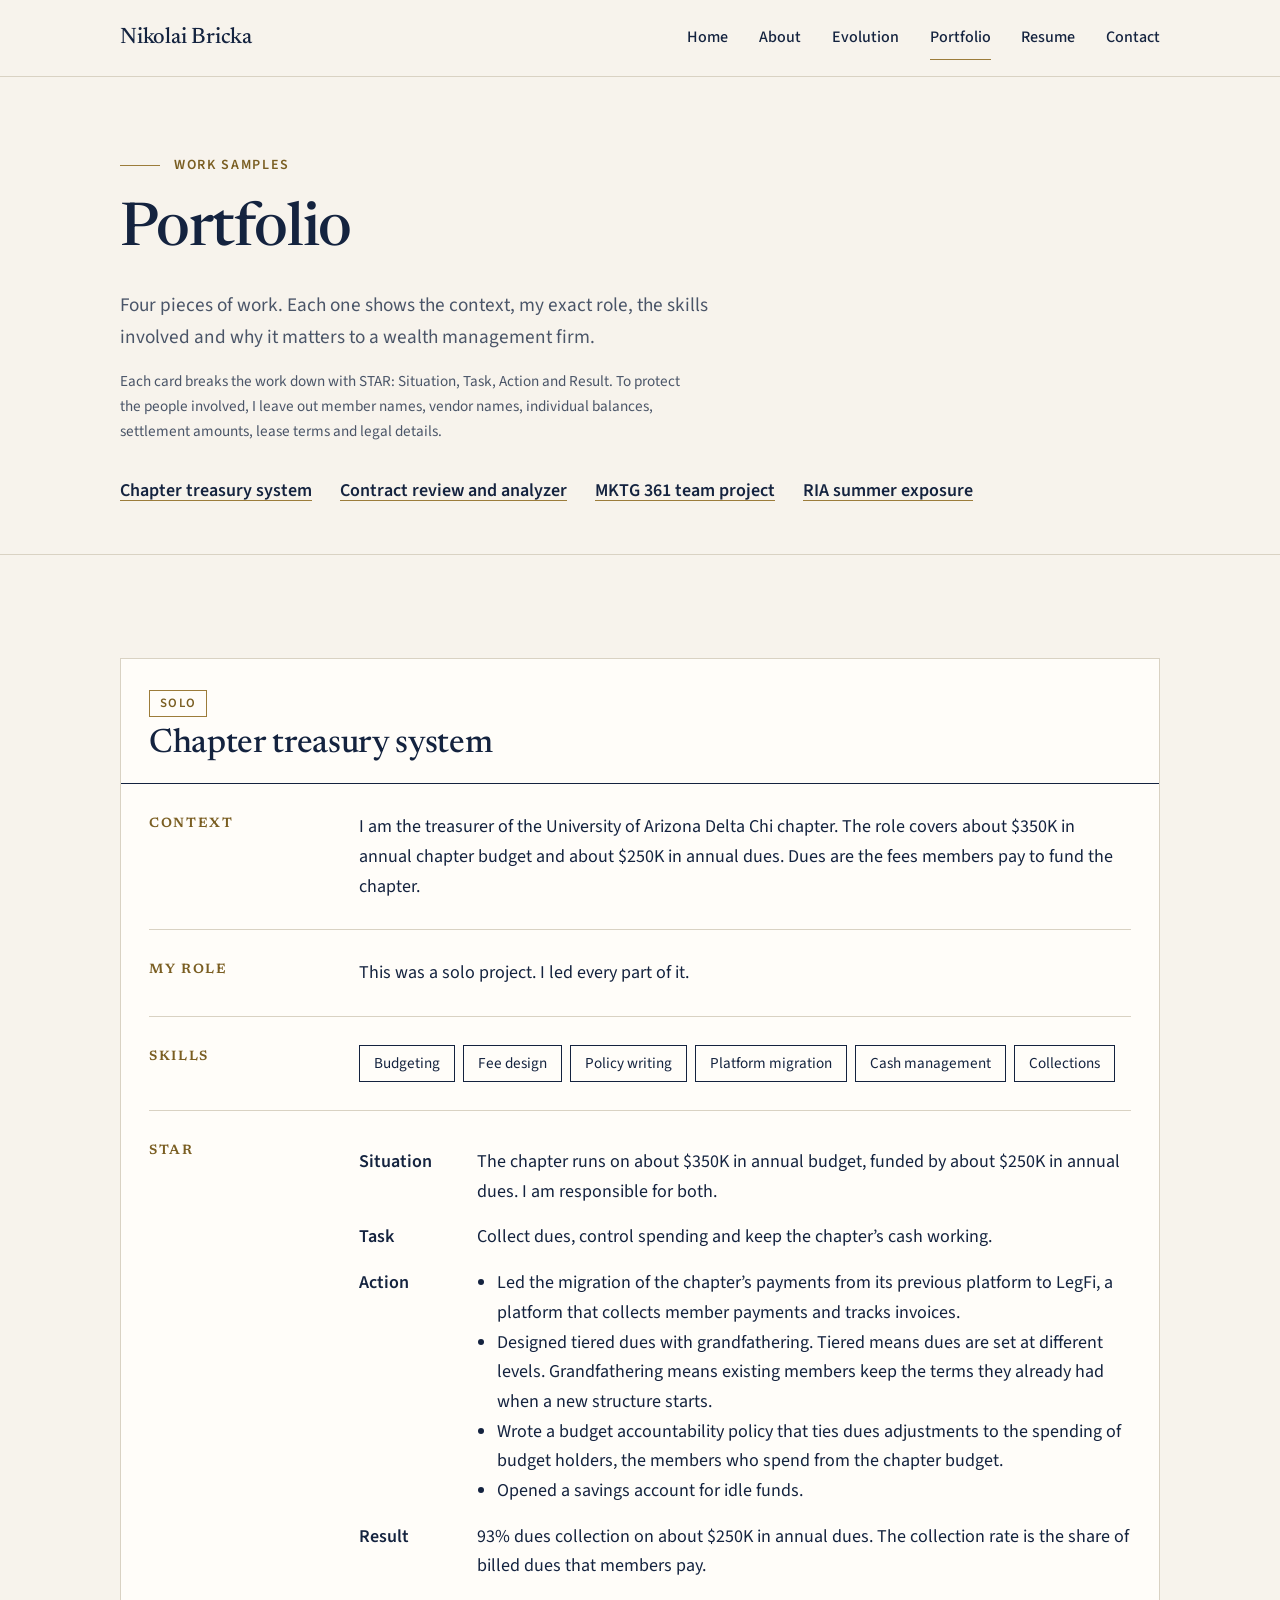
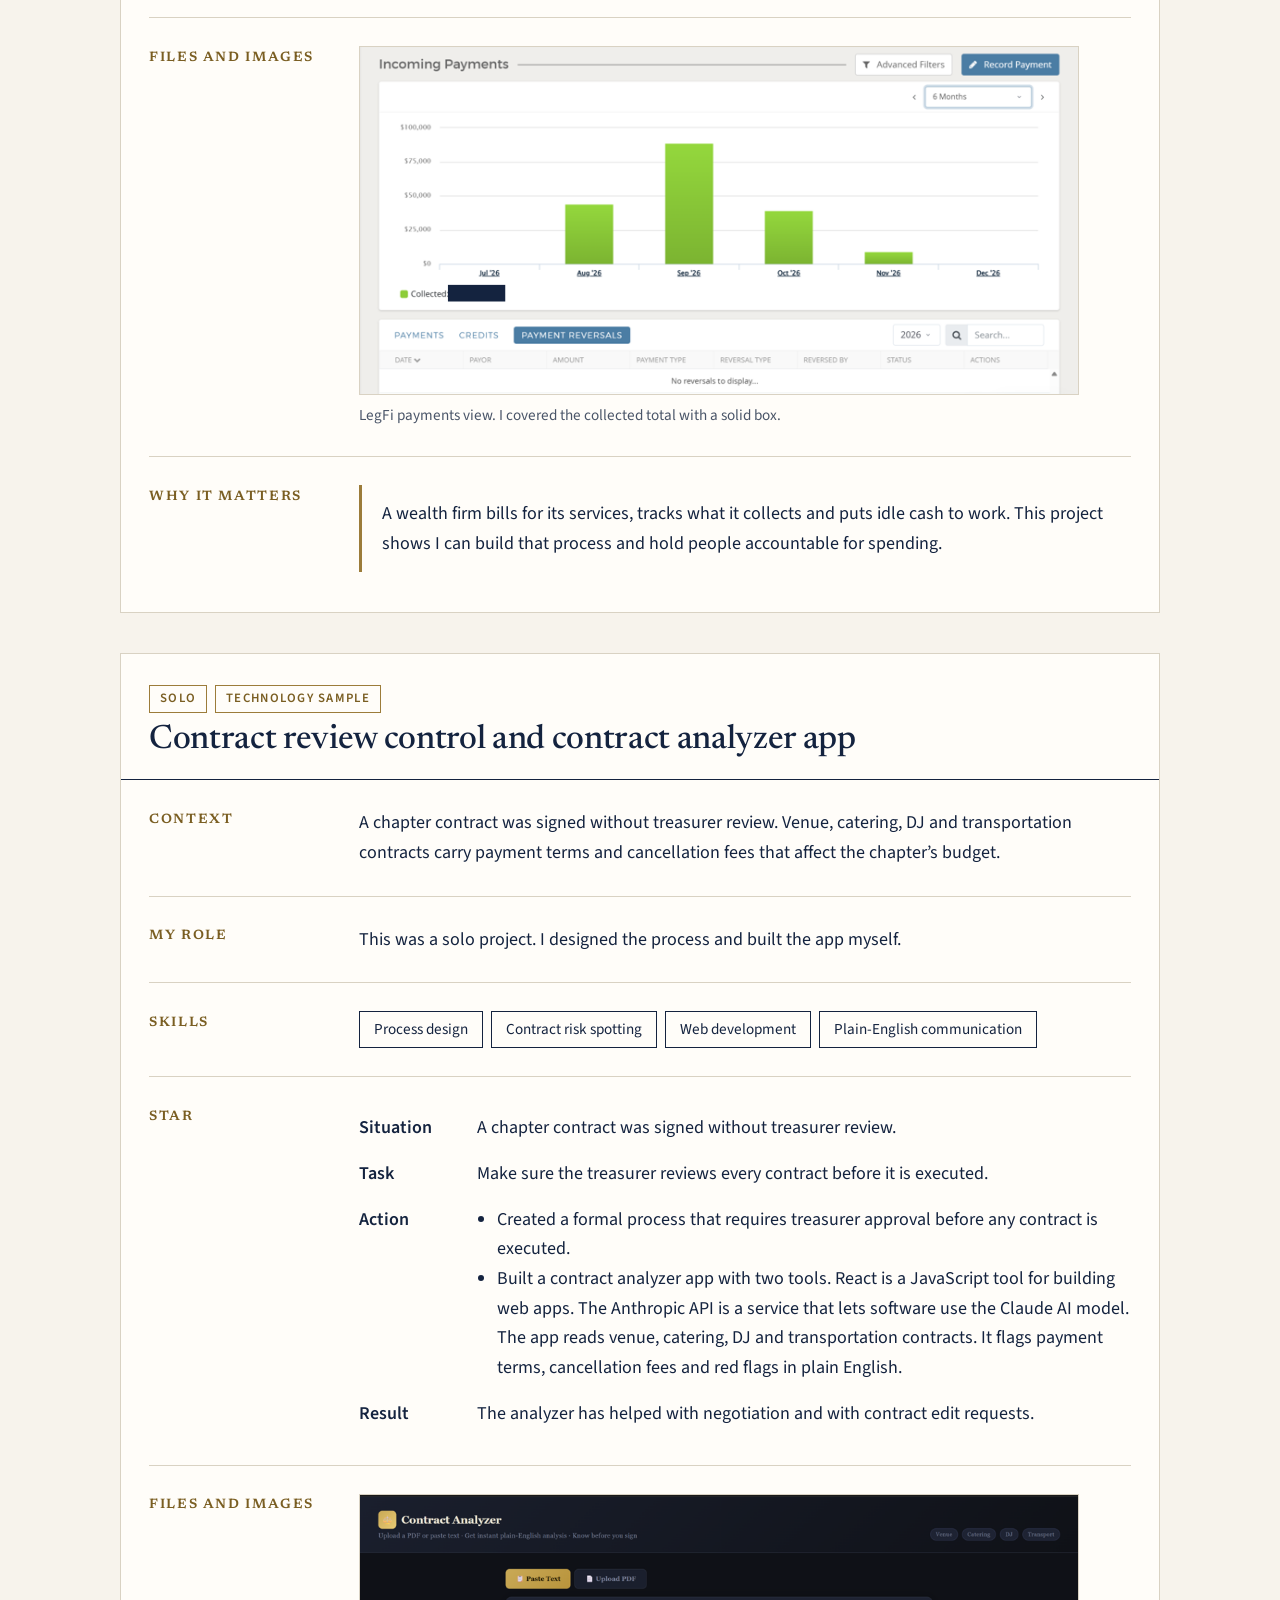
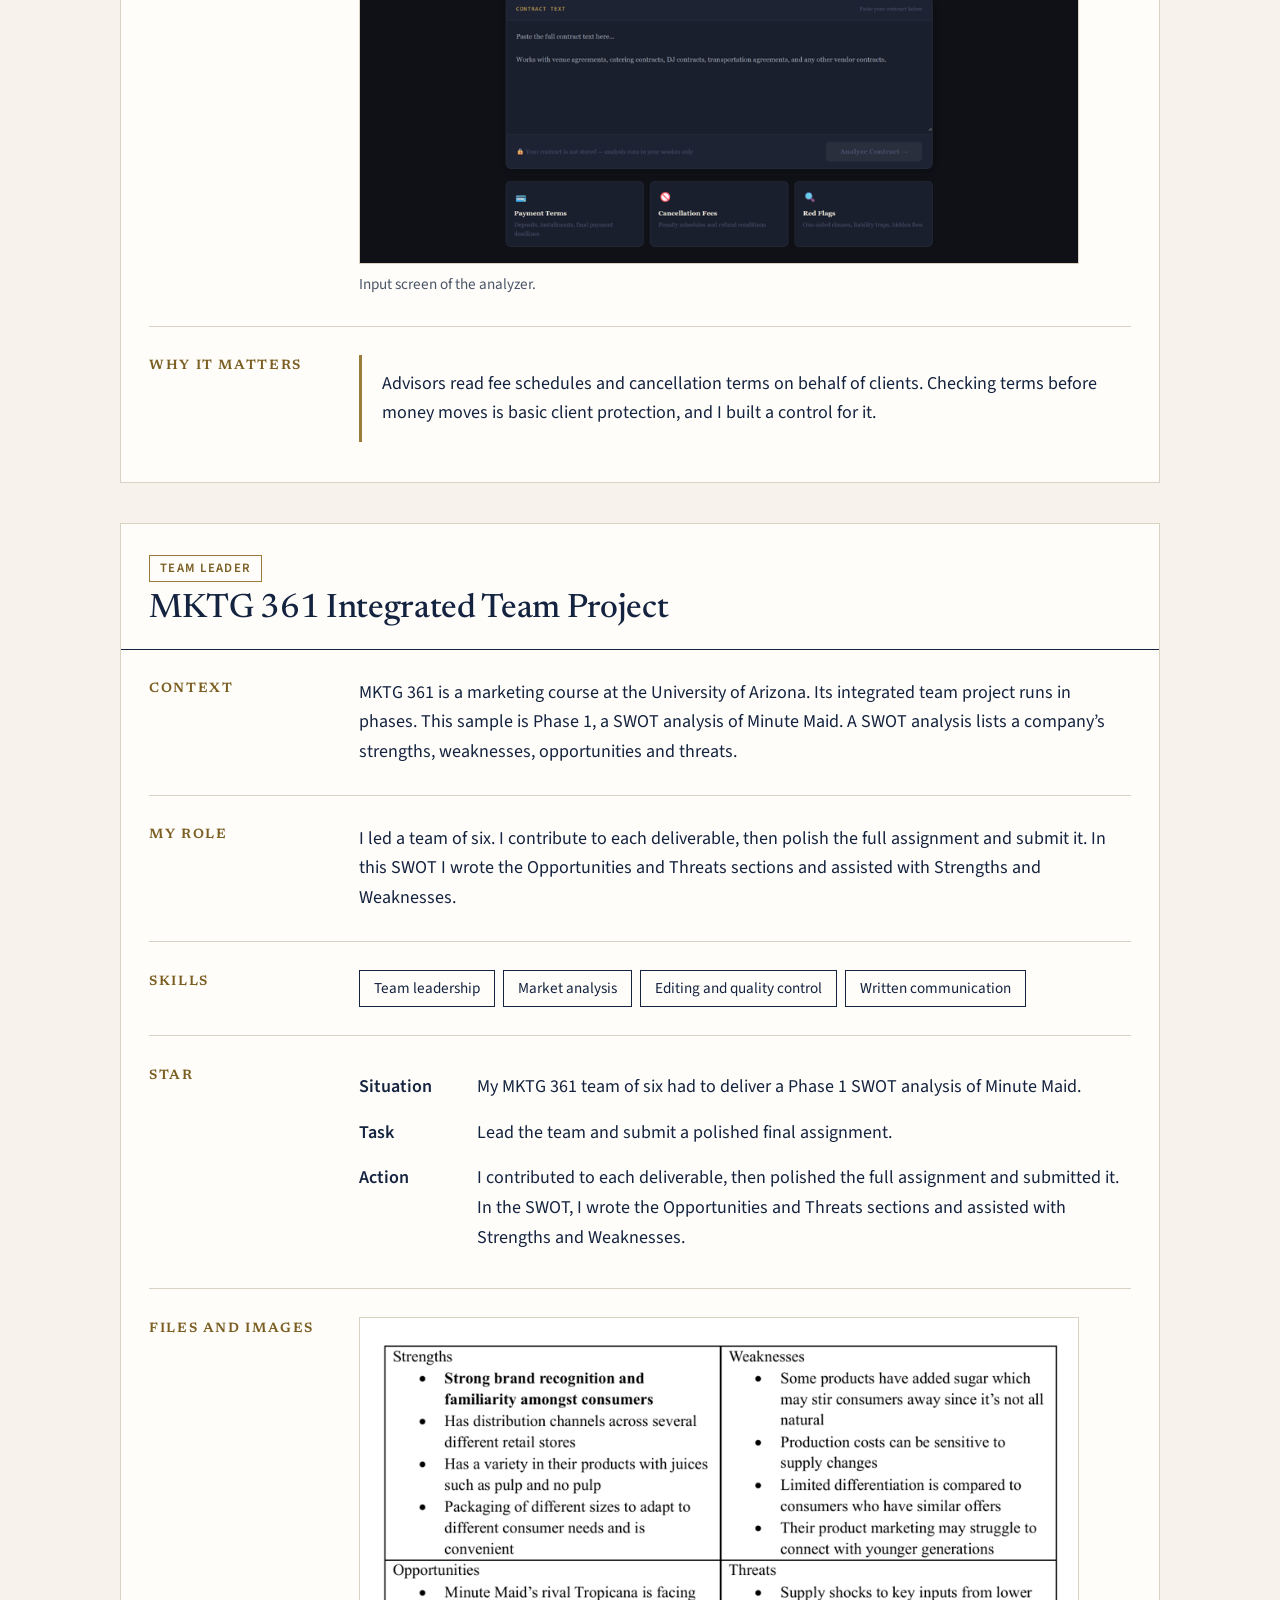
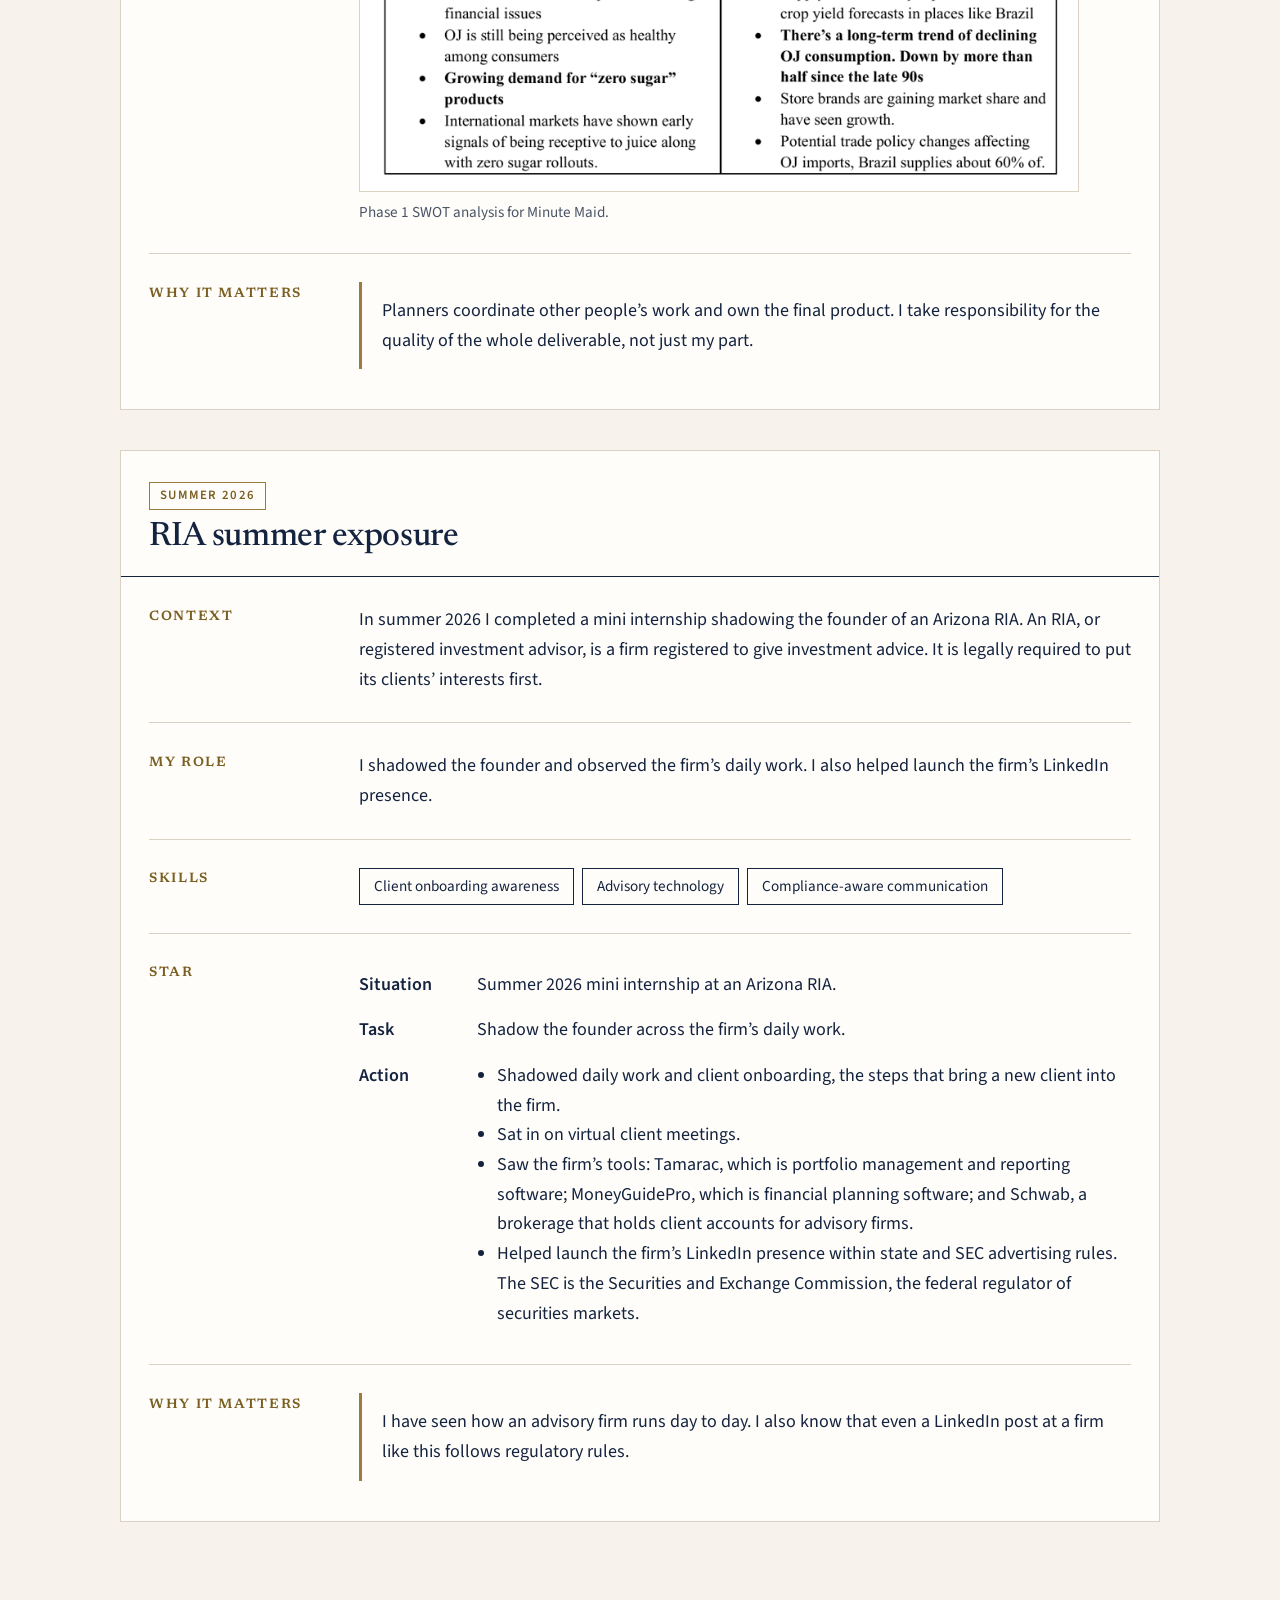
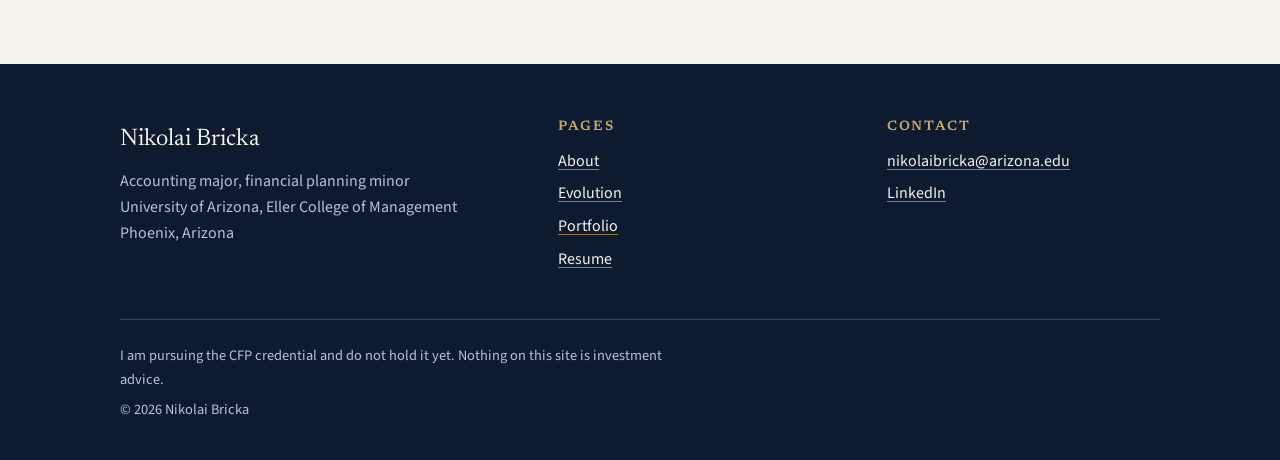
<file: portfolio.html>
<!doctype html>
<html lang="en">
<head>
  <meta charset="utf-8">
  <meta name="viewport" content="width=device-width, initial-scale=1">
  <title>Portfolio | Nikolai Bricka</title>
  <meta name="description" content="Work samples from Nikolai Bricka: a chapter treasury system, a contract review control and analyzer app, a team marketing project and exposure to an Arizona RIA.">
  <meta name="theme-color" content="#14233f">
  <link rel="preconnect" href="https://fonts.googleapis.com">
  <link rel="preconnect" href="https://fonts.gstatic.com" crossorigin>
  <link href="https://fonts.googleapis.com/css2?family=Newsreader:opsz,wght@6..72,400;6..72,500&amp;family=Source+Sans+3:wght@400;500;600&amp;display=swap" rel="stylesheet">
  <link rel="stylesheet" href="styles.css">
  <script src="main.js" defer></script>
</head>
<body>
  <a class="skip-link" href="#main">Skip to main content</a>

  <header class="site-header">
    <div class="container site-header__inner">
      <a class="brand" href="index.html">Nikolai Bricka</a>
      <button class="nav-toggle" type="button" aria-expanded="false" aria-controls="site-nav">Menu</button>
      <nav aria-label="Main">
        <ul class="nav-list" id="site-nav">
          <li><a href="index.html">Home</a></li>
          <li><a href="about.html">About</a></li>
          <li><a href="evolution.html">Evolution</a></li>
          <li><a href="portfolio.html" aria-current="page">Portfolio</a></li>
          <li><a href="resume.html">Resume</a></li>
          <li><a href="contact.html">Contact</a></li>
        </ul>
      </nav>
    </div>
  </header>

  <main id="main">
    <section class="page-head">
      <div class="container">
        <p class="eyebrow">Work samples</p>
        <h1>Portfolio</h1>
        <p class="page-head__lead">Four pieces of work. Each one shows the context, my exact role, the skills involved and why it matters to a wealth management firm.</p>
        <p class="muted small" style="margin-top: 1rem; max-width: 70ch;">Each card breaks the work down with STAR: Situation, Task, Action and Result. To protect the people involved, I leave out member names, vendor names, individual balances, settlement amounts, lease terms and legal details.</p>
        <ul class="toc" aria-label="On this page">
          <li><a href="#treasury">Chapter treasury system</a></li>
          <li><a href="#contracts">Contract review and analyzer</a></li>
          <li><a href="#mktg361">MKTG 361 team project</a></li>
          <li><a href="#ria">RIA summer exposure</a></li>
        </ul>
      </div>
    </section>

    <section class="section">
      <div class="container">

        <!-- 1. TREASURY -->
        <article class="pcard" id="treasury" aria-labelledby="treasury-title">
          <header class="pcard__head">
            <span class="tag">Solo</span>
            <h2 id="treasury-title">Chapter treasury system</h2>
          </header>
          <div class="pcard__body rows">
            <div class="row">
              <h3 class="row__label">Context</h3>
              <div class="row__body"><p>I am the treasurer of the University of Arizona Delta Chi chapter. The role covers about $350K in annual chapter budget and about $250K in annual dues. Dues are the fees members pay to fund the chapter.</p></div>
            </div>
            <div class="row">
              <h3 class="row__label">My role</h3>
              <div class="row__body"><p>This was a solo project. I led every part of it.</p></div>
            </div>
            <div class="row">
              <h3 class="row__label">Skills</h3>
              <div class="row__body">
                <ul class="chips"><li class="chip">Budgeting</li><li class="chip">Fee design</li><li class="chip">Policy writing</li><li class="chip">Platform migration</li><li class="chip">Cash management</li><li class="chip">Collections</li></ul>
              </div>
            </div>
            <div class="row">
              <h3 class="row__label">STAR</h3>
              <div class="row__body">
                <dl class="star">
                  <div><dt>Situation</dt><dd>The chapter runs on about $350K in annual budget, funded by about $250K in annual dues. I am responsible for both.</dd></div>
                  <div><dt>Task</dt><dd>Collect dues, control spending and keep the chapter&rsquo;s cash working.</dd></div>
                  <div><dt>Action</dt><dd>
                    <ul>
                      <li>Led the migration of the chapter&rsquo;s payments from its previous platform to LegFi, a platform that collects member payments and tracks invoices.</li>
                      <li>Designed tiered dues with grandfathering. Tiered means dues are set at different levels. Grandfathering means existing members keep the terms they already had when a new structure starts.</li>
                      <li>Wrote a budget accountability policy that ties dues adjustments to the spending of budget holders, the members who spend from the chapter budget.</li>
                      <li>Opened a savings account for idle funds.</li>
                    </ul></dd></div>
                  <div><dt>Result</dt><dd>93% dues collection on about $250K in annual dues. The collection rate is the share of billed dues that members pay.</dd></div>
                </dl>
              </div>
            </div>
            <div class="row">
              <h3 class="row__label">Files and images</h3>
              <div class="row__body">
                <figure class="figure figure--single">
                  <img src="assets/legfi-payments.png" width="776" height="375" loading="lazy" alt="LegFi incoming payments screen. A bar chart shows monthly payments collected from July to December 2026. The collected total is covered by a solid box.">
                  <figcaption>LegFi payments view. I covered the collected total with a solid box.</figcaption>
                </figure>
              </div>
            </div>
            <div class="row">
              <h3 class="row__label">Why it matters</h3>
              <div class="row__body"><p class="callout">A wealth firm bills for its services, tracks what it collects and puts idle cash to work. This project shows I can build that process and hold people accountable for spending.</p></div>
            </div>
          </div>
        </article>

        <!-- 2. CONTRACTS -->
        <article class="pcard" id="contracts" aria-labelledby="contracts-title">
          <header class="pcard__head">
            <span class="tag">Solo</span><span class="tag">Technology sample</span>
            <h2 id="contracts-title">Contract review control and contract analyzer app</h2>
          </header>
          <div class="pcard__body rows">
            <div class="row">
              <h3 class="row__label">Context</h3>
              <div class="row__body"><p>A chapter contract was signed without treasurer review. Venue, catering, DJ and transportation contracts carry payment terms and cancellation fees that affect the chapter&rsquo;s budget.</p></div>
            </div>
            <div class="row">
              <h3 class="row__label">My role</h3>
              <div class="row__body"><p>This was a solo project. I designed the process and built the app myself.</p></div>
            </div>
            <div class="row">
              <h3 class="row__label">Skills</h3>
              <div class="row__body">
                <ul class="chips"><li class="chip">Process design</li><li class="chip">Contract risk spotting</li><li class="chip">Web development</li><li class="chip">Plain-English communication</li></ul>
              </div>
            </div>
            <div class="row">
              <h3 class="row__label">STAR</h3>
              <div class="row__body">
                <dl class="star">
                  <div><dt>Situation</dt><dd>A chapter contract was signed without treasurer review.</dd></div>
                  <div><dt>Task</dt><dd>Make sure the treasurer reviews every contract before it is executed.</dd></div>
                  <div><dt>Action</dt><dd>
                    <ul>
                      <li>Created a formal process that requires treasurer approval before any contract is executed.</li>
                      <li>Built a contract analyzer app with two tools. React is a JavaScript tool for building web apps. The Anthropic API is a service that lets software use the Claude AI model. The app reads venue, catering, DJ and transportation contracts. It flags payment terms, cancellation fees and red flags in plain English.</li>
                    </ul></dd></div>
                  <div><dt>Result</dt><dd>The analyzer has helped with negotiation and with contract edit requests.</dd></div>
                </dl>
              </div>
            </div>
            <div class="row">
              <h3 class="row__label">Files and images</h3>
              <div class="row__body">
                <figure class="figure figure--single">
                  <img src="assets/contract-analyzer-input.png" width="975" height="501" loading="lazy" alt="Contract Analyzer app input screen with Paste Text and Upload PDF tabs, a text box for contract text and three cards for payment terms, cancellation fees and red flags.">
                  <figcaption>Input screen of the analyzer.</figcaption>
                </figure>
              </div>
            </div>
            <div class="row">
              <h3 class="row__label">Why it matters</h3>
              <div class="row__body"><p class="callout">Advisors read fee schedules and cancellation terms on behalf of clients. Checking terms before money moves is basic client protection, and I built a control for it.</p></div>
            </div>
          </div>
        </article>

        <!-- 3. MKTG 361 -->
        <article class="pcard" id="mktg361" aria-labelledby="mktg-title">
          <header class="pcard__head">
            <span class="tag">Team leader</span>
            <h2 id="mktg-title">MKTG 361 Integrated Team Project</h2>
          </header>
          <div class="pcard__body rows">
            <div class="row">
              <h3 class="row__label">Context</h3>
              <div class="row__body"><p>MKTG 361 is a marketing course at the University of Arizona. Its integrated team project runs in phases. This sample is Phase 1, a SWOT analysis of Minute Maid. A SWOT analysis lists a company&rsquo;s strengths, weaknesses, opportunities and threats.</p></div>
            </div>
            <div class="row">
              <h3 class="row__label">My role</h3>
              <div class="row__body"><p>I led a team of six. I contribute to each deliverable, then polish the full assignment and submit it. In this SWOT I wrote the Opportunities and Threats sections and assisted with Strengths and Weaknesses.</p></div>
            </div>
            <div class="row">
              <h3 class="row__label">Skills</h3>
              <div class="row__body">
                <ul class="chips"><li class="chip">Team leadership</li><li class="chip">Market analysis</li><li class="chip">Editing and quality control</li><li class="chip">Written communication</li></ul>
              </div>
            </div>
            <div class="row">
              <h3 class="row__label">STAR</h3>
              <div class="row__body">
                <dl class="star">
                  <div><dt>Situation</dt><dd>My MKTG 361 team of six had to deliver a Phase 1 SWOT analysis of Minute Maid.</dd></div>
                  <div><dt>Task</dt><dd>Lead the team and submit a polished final assignment.</dd></div>
                  <div><dt>Action</dt><dd>I contributed to each deliverable, then polished the full assignment and submitted it. In the SWOT, I wrote the Opportunities and Threats sections and assisted with Strengths and Weaknesses.</dd></div>
                </dl>
              </div>
            </div>
            <div class="row">
              <h3 class="row__label">Files and images</h3>
              <div class="row__body">
                <figure class="figure figure--single">
                  <img src="assets/mktg361-swot.png" width="878" height="578" loading="lazy" alt="SWOT matrix for Minute Maid. Strengths include strong brand recognition. Weaknesses include added sugar in some products. Opportunities include growing demand for zero sugar products. Threats include a long-term decline in orange juice consumption.">
                  <figcaption>Phase 1 SWOT analysis for Minute Maid.</figcaption>
                </figure>
              </div>
            </div>
            <div class="row">
              <h3 class="row__label">Why it matters</h3>
              <div class="row__body"><p class="callout">Planners coordinate other people&rsquo;s work and own the final product. I take responsibility for the quality of the whole deliverable, not just my part.</p></div>
            </div>
          </div>
        </article>

        <!-- 4. RIA -->
        <article class="pcard" id="ria" aria-labelledby="ria-title">
          <header class="pcard__head">
            <span class="tag">Summer 2026</span>
            <h2 id="ria-title">RIA summer exposure</h2>
          </header>
          <div class="pcard__body rows">
            <div class="row">
              <h3 class="row__label">Context</h3>
              <div class="row__body"><p>In summer 2026 I completed a mini internship shadowing the founder of an Arizona RIA. An RIA, or registered investment advisor, is a firm registered to give investment advice. It is legally required to put its clients&rsquo; interests first.</p></div>
            </div>
            <div class="row">
              <h3 class="row__label">My role</h3>
              <div class="row__body"><p>I shadowed the founder and observed the firm&rsquo;s daily work. I also helped launch the firm&rsquo;s LinkedIn presence.</p></div>
            </div>
            <div class="row">
              <h3 class="row__label">Skills</h3>
              <div class="row__body">
                <ul class="chips"><li class="chip">Client onboarding awareness</li><li class="chip">Advisory technology</li><li class="chip">Compliance-aware communication</li></ul>
              </div>
            </div>
            <div class="row">
              <h3 class="row__label">STAR</h3>
              <div class="row__body">
                <dl class="star">
                  <div><dt>Situation</dt><dd>Summer 2026 mini internship at an Arizona RIA.</dd></div>
                  <div><dt>Task</dt><dd>Shadow the founder across the firm&rsquo;s daily work.</dd></div>
                  <div><dt>Action</dt><dd>
                    <ul>
                      <li>Shadowed daily work and client onboarding, the steps that bring a new client into the firm.</li>
                      <li>Sat in on virtual client meetings.</li>
                      <li>Saw the firm&rsquo;s tools: Tamarac, which is portfolio management and reporting software; MoneyGuidePro, which is financial planning software; and Schwab, a brokerage that holds client accounts for advisory firms.</li>
                      <li>Helped launch the firm&rsquo;s LinkedIn presence within state and SEC advertising rules. The SEC is the Securities and Exchange Commission, the federal regulator of securities markets.</li>
                    </ul></dd></div>
                </dl>
              </div>
            </div>
            <div class="row">
              <h3 class="row__label">Why it matters</h3>
              <div class="row__body"><p class="callout">I have seen how an advisory firm runs day to day. I also know that even a LinkedIn post at a firm like this follows regulatory rules.</p></div>
            </div>
          </div>
        </article>

      </div>
    </section>
  </main>

  <footer class="site-footer">
    <div class="container">
      <div class="footer__grid">
        <div>
          <p class="footer__name">Nikolai Bricka</p>
          <p>Accounting major, financial planning minor<br>University of Arizona, Eller College of Management<br>Phoenix, Arizona</p>
        </div>
        <div>
          <h2 class="footer__title">Pages</h2>
          <ul class="footer__list">
            <li><a href="about.html">About</a></li>
            <li><a href="evolution.html">Evolution</a></li>
            <li><a href="portfolio.html">Portfolio</a></li>
            <li><a href="resume.html">Resume</a></li>
          </ul>
        </div>
        <div>
          <h2 class="footer__title">Contact</h2>
          <ul class="footer__list">
            <li><a href="mailto:nikolaibricka@arizona.edu">nikolaibricka@arizona.edu</a></li>
            <li><a href="https://www.linkedin.com/in/nikolai-bricka" rel="noopener">LinkedIn</a></li>
          </ul>
        </div>
      </div>
      <div class="footer__fine">
        <p>I am pursuing the CFP credential and do not hold it yet. Nothing on this site is investment advice.</p>
        <p>&copy; 2026 Nikolai Bricka</p>
      </div>
    </div>
  </footer>
</body>
</html>
</file>
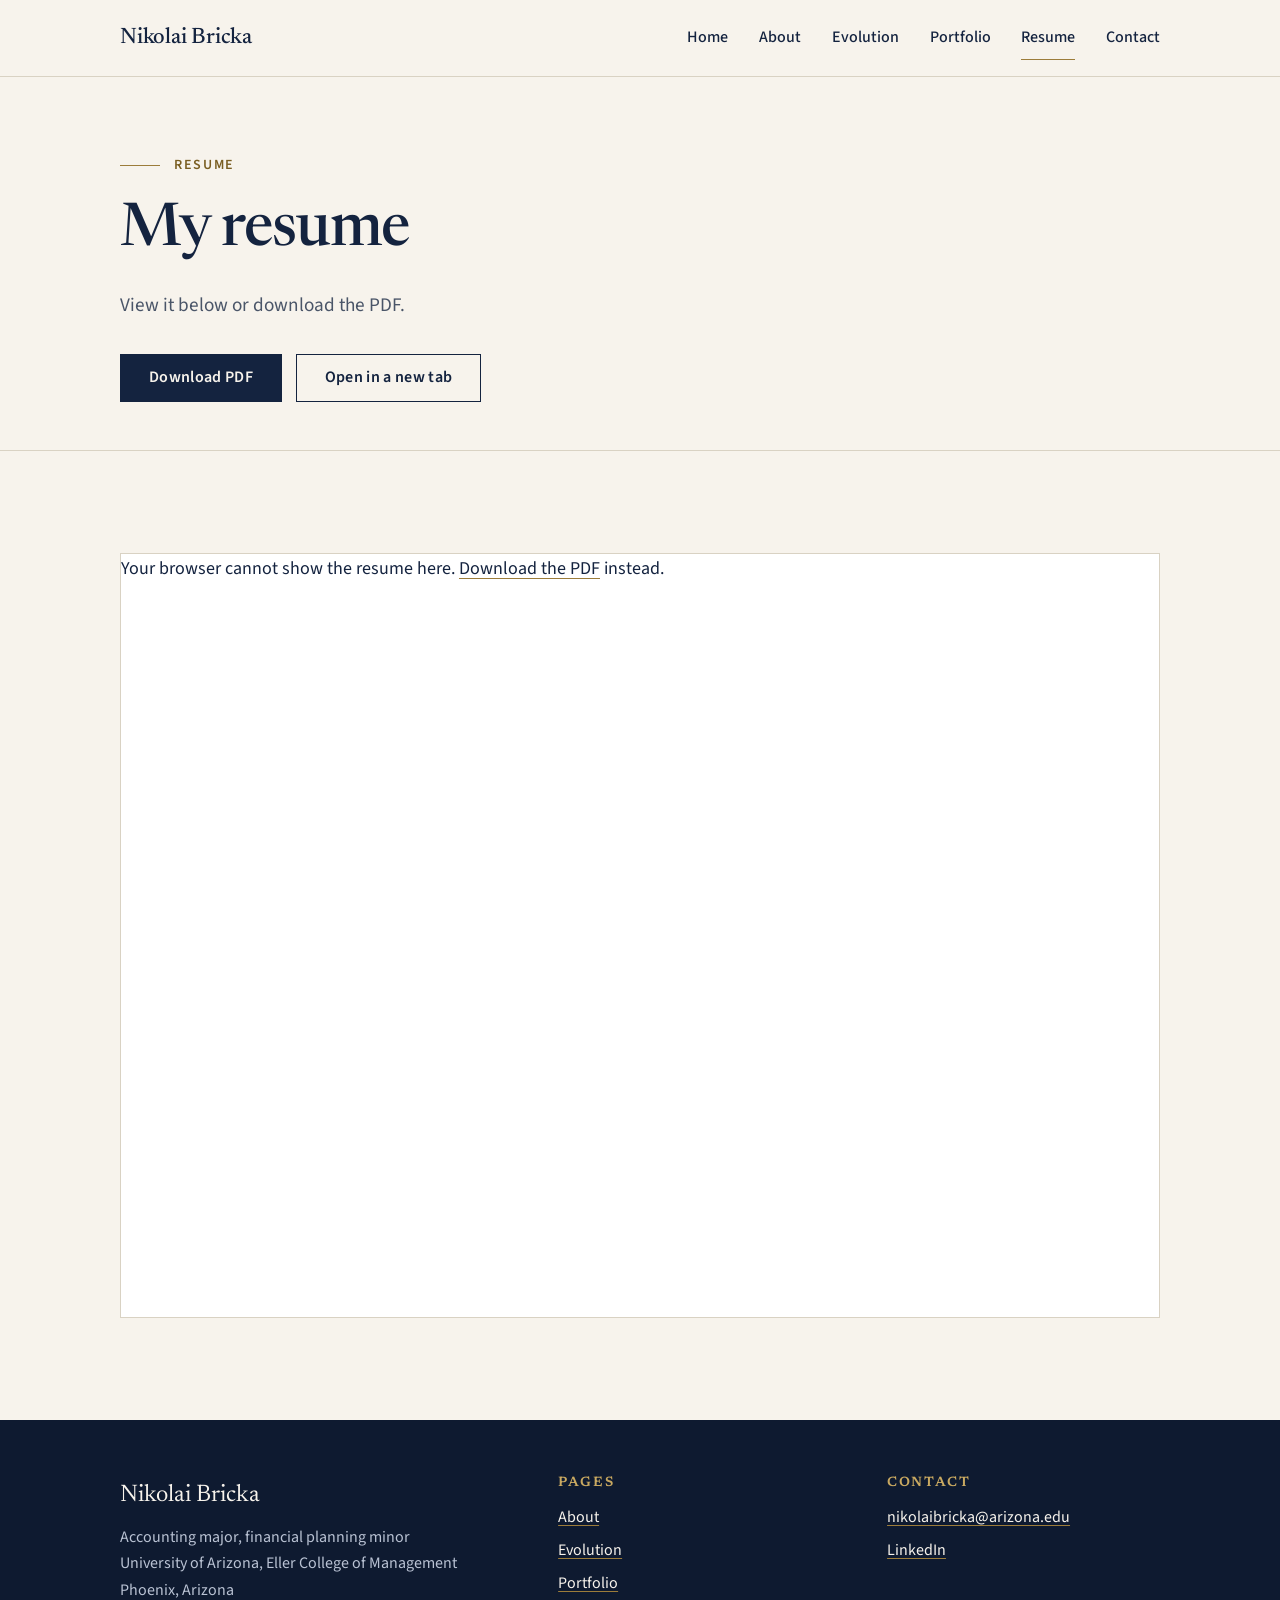
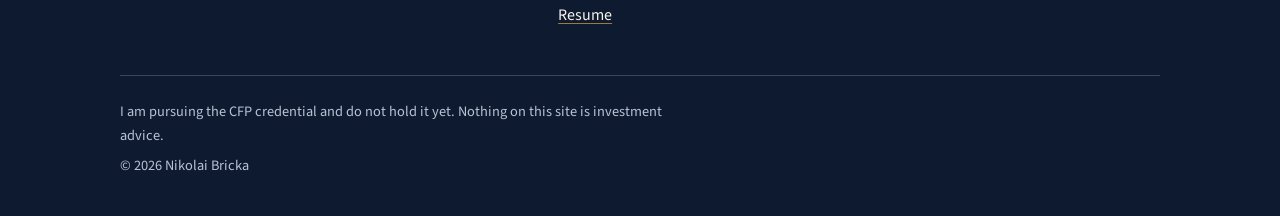
<file: resume.html>
<!doctype html>
<html lang="en">
<head>
  <meta charset="utf-8">
  <meta name="viewport" content="width=device-width, initial-scale=1">
  <title>Resume | Nikolai Bricka</title>
  <meta name="description" content="Resume of Nikolai Bricka, accounting major and financial planning minor at the University of Arizona. View it here or download the PDF.">
  <meta name="theme-color" content="#14233f">
  <link rel="preconnect" href="https://fonts.googleapis.com">
  <link rel="preconnect" href="https://fonts.gstatic.com" crossorigin>
  <link href="https://fonts.googleapis.com/css2?family=Newsreader:opsz,wght@6..72,400;6..72,500&amp;family=Source+Sans+3:wght@400;500;600&amp;display=swap" rel="stylesheet">
  <link rel="stylesheet" href="styles.css">
  <script src="main.js" defer></script>
</head>
<body>
  <a class="skip-link" href="#main">Skip to main content</a>

  <header class="site-header">
    <div class="container site-header__inner">
      <a class="brand" href="index.html">Nikolai Bricka</a>
      <button class="nav-toggle" type="button" aria-expanded="false" aria-controls="site-nav">Menu</button>
      <nav aria-label="Main">
        <ul class="nav-list" id="site-nav">
          <li><a href="index.html">Home</a></li>
          <li><a href="about.html">About</a></li>
          <li><a href="evolution.html">Evolution</a></li>
          <li><a href="portfolio.html">Portfolio</a></li>
          <li><a href="resume.html" aria-current="page">Resume</a></li>
          <li><a href="contact.html">Contact</a></li>
        </ul>
      </nav>
    </div>
  </header>

  <main id="main">
    <section class="page-head">
      <div class="container">
        <p class="eyebrow">Resume</p>
        <h1>My resume</h1>
        <p class="page-head__lead">View it below or download the PDF.</p>
        <div class="btn-row">
          <a class="btn btn--primary" href="assets/Nikolai_Bricka_Resume.pdf" download>Download PDF</a>
          <a class="btn btn--ghost" href="assets/Nikolai_Bricka_Resume.pdf" target="_blank" rel="noopener">Open in a new tab</a>
        </div>
      </div>
    </section>

    <section class="section">
      <div class="container">
        <object class="pdf-frame" data="assets/Nikolai_Bricka_Resume.pdf#view=FitH" type="application/pdf" aria-label="Nikolai Bricka resume, PDF">
          <p>Your browser cannot show the resume here. <a href="assets/Nikolai_Bricka_Resume.pdf">Download the PDF</a> instead.</p>
        </object>
      </div>
    </section>
  </main>

  <footer class="site-footer">
    <div class="container">
      <div class="footer__grid">
        <div>
          <p class="footer__name">Nikolai Bricka</p>
          <p>Accounting major, financial planning minor<br>University of Arizona, Eller College of Management<br>Phoenix, Arizona</p>
        </div>
        <div>
          <h2 class="footer__title">Pages</h2>
          <ul class="footer__list">
            <li><a href="about.html">About</a></li>
            <li><a href="evolution.html">Evolution</a></li>
            <li><a href="portfolio.html">Portfolio</a></li>
            <li><a href="resume.html">Resume</a></li>
          </ul>
        </div>
        <div>
          <h2 class="footer__title">Contact</h2>
          <ul class="footer__list">
            <li><a href="mailto:nikolaibricka@arizona.edu">nikolaibricka@arizona.edu</a></li>
            <li><a href="https://www.linkedin.com/in/nikolai-bricka" rel="noopener">LinkedIn</a></li>
          </ul>
        </div>
      </div>
      <div class="footer__fine">
        <p>I am pursuing the CFP credential and do not hold it yet. Nothing on this site is investment advice.</p>
        <p>&copy; 2026 Nikolai Bricka</p>
      </div>
    </div>
  </footer>
</body>
</html>
</file>
<file: styles.css>
/* Nikolai Bricka | design system
   Palette: deep navy, warm off-white, one muted gold used sparingly.
   Contrast checked against WCAG AA:
   navy on off-white 14.1:1 | muted text on off-white 6.8:1 | dark gold text on off-white 5.5:1
   light gold on navy 6.9:1 | off-white on navy 14.1:1 | soft blue-grey on navy 8.7:1 */

:root {
  --navy: #14233f;
  --navy-deep: #0e1a30;
  --paper: #f7f3ec;
  --paper-card: #fffdf9;
  --line: #d9d2c3;
  --muted: #4a5568;
  --gold: #9c7c3a;          /* rules and borders only, never body text */
  --gold-text: #7a5e22;     /* gold used as text on off-white */
  --gold-on-navy: #c9a961;  /* gold used as text on navy */
  --soft-on-navy: #b9c2d3;

  --serif: "Newsreader", "Iowan Old Style", "Palatino Linotype", Georgia, serif;
  --sans: "Source Sans 3", system-ui, -apple-system, "Segoe UI", Roboto, sans-serif;

  --gutter: clamp(16px, 4vw, 40px);
  --max: 1120px;
  --measure: 66ch;
}

*,
*::before,
*::after { box-sizing: border-box; }

html { -webkit-text-size-adjust: 100%; scroll-behavior: smooth; }

body {
  margin: 0;
  background: var(--paper);
  color: var(--navy);
  font-family: var(--sans);
  font-size: 1.125rem;
  line-height: 1.65;
  overflow-x: hidden;
}

img { max-width: 100%; height: auto; display: block; }

a { color: inherit; text-decoration-color: var(--gold); text-underline-offset: 0.2em; text-decoration-thickness: 1px; }
a:hover { text-decoration-thickness: 2px; }

:focus-visible { outline: 3px solid var(--navy); outline-offset: 3px; }
.on-navy :focus-visible,
.site-footer :focus-visible { outline-color: var(--gold-on-navy); }

h1, h2, h3, h4 {
  font-family: var(--serif);
  font-weight: 500;
  line-height: 1.15;
  letter-spacing: -0.01em;
  margin: 0 0 0.5em;
  text-wrap: balance;
}
h1 { font-size: clamp(2.75rem, 7vw, 4.75rem); letter-spacing: -0.02em; }
h2 { font-size: clamp(1.9rem, 4vw, 2.6rem); }
h3 { font-size: clamp(1.35rem, 2.4vw, 1.65rem); }
p { margin: 0 0 1em; }

.container { width: 100%; max-width: var(--max); margin-inline: auto; padding-inline: var(--gutter); }
.measure { max-width: var(--measure); }

.sr-only {
  position: absolute; width: 1px; height: 1px; padding: 0; margin: -1px;
  overflow: hidden; clip: rect(0, 0, 0, 0); white-space: nowrap; border: 0;
}

.skip-link {
  position: absolute; left: var(--gutter); top: -100px; z-index: 100;
  background: var(--navy); color: var(--paper); padding: 10px 16px;
}
.skip-link:focus { top: 8px; }

/* Small label above headings */
.eyebrow {
  display: flex; align-items: center; gap: 14px;
  font-size: 0.875rem; font-weight: 600; letter-spacing: 0.12em; text-transform: uppercase;
  color: var(--gold-text); margin: 0 0 1.25rem;
}
.eyebrow::before { content: ""; width: 40px; height: 1px; background: var(--gold); flex: none; }
.on-navy .eyebrow { color: var(--gold-on-navy); }

/* ---------- Header ---------- */
.site-header { border-bottom: 1px solid var(--line); background: var(--paper); }
.site-header__inner {
  display: flex; align-items: center; justify-content: space-between; gap: 24px;
  min-height: 76px; position: relative;
}
.brand {
  font-family: var(--serif); font-size: 1.4rem; font-weight: 500; letter-spacing: -0.01em;
  text-decoration: none; white-space: nowrap;
}
.brand:hover { text-decoration: none; }

.nav-list { display: flex; gap: clamp(16px, 2.4vw, 34px); list-style: none; margin: 0; padding: 0; }
.nav-list a {
  font-size: 1rem; font-weight: 500; text-decoration: none; padding: 8px 0;
  border-bottom: 1px solid transparent; display: inline-block;
}
.nav-list a:hover { border-bottom-color: var(--gold); }
.nav-list a[aria-current="page"] { border-bottom-color: var(--gold); }

.nav-toggle {
  display: none; background: none; border: 1px solid var(--navy); color: var(--navy);
  font: inherit; font-size: 0.95rem; font-weight: 600; padding: 8px 14px; cursor: pointer; min-height: 44px;
}

@media (max-width: 860px) {
  .nav-toggle { display: inline-block; margin-left: auto; }
  .nav-list {
    flex-direction: column; gap: 0; position: absolute; top: 100%; left: 0; right: 0;
    background: var(--paper); border-bottom: 1px solid var(--line); border-top: 1px solid var(--line); z-index: 20;
    padding: 8px var(--gutter) 16px;
  }
  .nav-list a { display: block; padding: 14px 0; border-bottom: 1px solid var(--line); }
  .js .nav-list { display: none; }
  .js .nav-list.is-open { display: flex; }
}

/* ---------- Buttons ---------- */
.btn-row { display: flex; flex-wrap: wrap; gap: 14px; margin-top: 2rem; }
.btn {
  display: inline-flex; align-items: center; justify-content: center; min-height: 48px; padding: 0 28px;
  font-family: var(--sans); font-size: 1rem; font-weight: 600; letter-spacing: 0.02em;
  text-decoration: none; border: 1px solid var(--navy); transition: background-color 0.2s, color 0.2s;
}
.btn--primary { background: var(--navy); color: var(--paper); }
.btn--primary:hover { background: var(--navy-deep); }
.btn--ghost { background: transparent; color: var(--navy); }
.btn--ghost:hover { background: var(--navy); color: var(--paper); }
.btn:hover { text-decoration: none; }

/* ---------- Hero ---------- */
.hero { padding: clamp(36px, 7vw, 96px) 0 clamp(48px, 7vw, 88px); }
.hero__grid { display: grid; gap: 32px; grid-template-columns: minmax(0, 1fr); align-items: center; }
.hero__positioning {
  font-family: var(--serif); font-size: clamp(1.4rem, 3vw, 2rem); line-height: 1.3; font-weight: 400;
  margin: 0.25rem 0 1.5rem;
}
.hero__positioning span { display: block; }
.hero__lead { font-size: 1.15rem; color: var(--muted); max-width: 56ch; margin: 0; }

.portrait { position: relative; width: 150px; margin-right: 12px; isolation: isolate; }
.portrait img { width: 100%; aspect-ratio: 1 / 1; object-fit: cover; }
.portrait::after {
  content: ""; position: absolute; inset: 0; border: 1px solid var(--gold);
  transform: translate(12px, 12px); z-index: -1;
}
@media (max-width: 859px) { .portrait { order: -1; } }
@media (min-width: 860px) {
  .hero__grid { grid-template-columns: minmax(0, 1fr) 280px; gap: 80px; }
  .portrait { width: 280px; margin-right: 0; }
  .portrait::after { transform: translate(16px, 16px); }
}

/* ---------- Metrics ---------- */
.metrics { background: var(--navy); color: var(--paper); padding: clamp(48px, 7vw, 88px) 0; }
.metrics h2 { color: var(--paper); max-width: 22ch; }
.metrics__intro { color: var(--soft-on-navy); max-width: 58ch; margin-bottom: 2.5rem; }
.metrics__grid { display: grid; grid-template-columns: minmax(0, 1fr); margin: 0; }
.metric { display: flex; flex-direction: column-reverse; padding: 28px 0; border-top: 1px solid rgba(201, 169, 97, 0.45); }
.metric dt {
  font-size: 0.9rem; font-weight: 600; letter-spacing: 0.1em; text-transform: uppercase; color: var(--gold-on-navy);
}
.metric dd {
  margin: 0 0 0.35rem; font-family: var(--serif); font-weight: 400; line-height: 1;
  font-size: clamp(3.25rem, 8vw, 4.5rem); letter-spacing: -0.02em; font-variant-numeric: lining-nums;
}
.metrics__note { margin: 1.5rem 0 0; font-size: 1rem; color: var(--soft-on-navy); max-width: 70ch; }
@media (min-width: 800px) {
  .metrics__grid { grid-template-columns: repeat(3, minmax(0, 1fr)); }
  .metric { padding: 32px 32px 8px 0; margin-right: 32px; }
  .metric:last-child { margin-right: 0; }
}

/* ---------- Section cards ---------- */
.section { padding: clamp(56px, 8vw, 104px) 0; }
.section__head { margin-bottom: 2.5rem; }
.cards { display: grid; gap: 20px; grid-template-columns: minmax(0, 1fr); }
@media (min-width: 900px) { .cards { grid-template-columns: repeat(3, minmax(0, 1fr)); gap: 28px; } }

.card {
  position: relative; background: var(--paper-card); border: 1px solid var(--line);
  padding: 32px 28px 28px; display: flex; flex-direction: column; transition: border-color 0.2s;
}
.card:hover { border-color: var(--navy); }
.card__num { font-family: var(--serif); font-size: 1rem; color: var(--gold-text); letter-spacing: 0.08em; margin-bottom: 1rem; }
.card h3 { margin-bottom: 0.5rem; }
.card h3 a { text-decoration: none; }
.card h3 a::after { content: ""; position: absolute; inset: 0; }   /* whole card is the link */
.card p { color: var(--muted); margin-bottom: 1.5rem; }
.card__more { margin-top: auto; font-weight: 600; font-size: 1rem; border-bottom: 1px solid var(--gold); align-self: flex-start; padding-bottom: 2px; }

/* ---------- Footer ---------- */
.site-footer { background: var(--navy-deep); color: var(--soft-on-navy); padding: 56px 0 32px; font-size: 1rem; }
.site-footer a { color: var(--paper); }
.footer__grid { display: grid; gap: 32px; grid-template-columns: minmax(0, 1fr); }
@media (min-width: 800px) { .footer__grid { grid-template-columns: 1.4fr 1fr 1fr; gap: 56px; } }
.footer__name { font-family: var(--serif); font-size: 1.5rem; color: var(--paper); margin: 0 0 0.5rem; }
.footer__title { font-size: 0.85rem; font-weight: 600; letter-spacing: 0.12em; text-transform: uppercase; color: var(--gold-on-navy); margin: 0 0 0.75rem; }
.footer__list { list-style: none; margin: 0; padding: 0; }
.footer__list li { margin-bottom: 0.4rem; }
.footer__fine { margin-top: 40px; padding-top: 24px; border-top: 1px solid rgba(185, 194, 211, 0.25); font-size: 0.9rem; }
.footer__fine p { margin: 0 0 0.4rem; max-width: 80ch; }

/* ---------- Inner pages ---------- */
.page-head { padding: clamp(40px, 6vw, 80px) 0 clamp(28px, 4vw, 48px); border-bottom: 1px solid var(--line); }
.page-head h1 { font-size: clamp(2.5rem, 6vw, 3.75rem); margin-bottom: 0.4em; }
.page-head__lead { font-size: 1.2rem; color: var(--muted); max-width: 62ch; margin: 0; }

.prose { max-width: var(--measure); }
.prose h2 { margin-top: 2em; }
.prose > h2:first-child { margin-top: 0; }
.prose ul { padding-left: 1.2em; }
.prose li { margin-bottom: 0.4em; }
.muted { color: var(--muted); }
.small { font-size: 0.95rem; }

.two-col { display: grid; gap: 48px; grid-template-columns: minmax(0, 1fr); }
@media (min-width: 940px) { .two-col { grid-template-columns: minmax(0, 1fr) 340px; gap: 80px; align-items: start; } }

.facts { margin: 0; border-top: 1px solid var(--navy); }
.facts div { display: grid; grid-template-columns: 7.5rem minmax(0, 1fr); gap: 16px; padding: 14px 0; border-bottom: 1px solid var(--line); }
.facts dt, .row__label, .label {
  font-size: 0.85rem; font-weight: 600; letter-spacing: 0.12em; text-transform: uppercase; color: var(--gold-text); margin: 0;
}
.facts dt { padding-top: 0.25em; }
.facts dd { margin: 0; }

.video { position: relative; aspect-ratio: 16 / 9; background: var(--navy-deep); }
.video iframe { position: absolute; inset: 0; width: 100%; height: 100%; border: 0; }

/* Evolution and portfolio blocks */
.toc { display: flex; flex-wrap: wrap; gap: 8px 28px; list-style: none; padding: 0; margin: 2rem 0 0; }
.toc a { font-weight: 600; }
.evo { padding: clamp(48px, 7vw, 88px) 0; border-bottom: 1px solid var(--line); scroll-margin-top: 16px; }
.evo__head { display: flex; align-items: baseline; gap: 20px; margin-bottom: 2rem; }
.evo__head h2 { margin: 0; }
.evo__letter { font-family: var(--serif); font-size: clamp(3rem, 7vw, 4.5rem); line-height: 1; color: var(--gold-text); }

.rows { border-top: 1px solid var(--navy); }
.row { display: grid; grid-template-columns: minmax(0, 1fr); gap: 10px; padding: 28px 0; border-bottom: 1px solid var(--line); }
@media (min-width: 860px) { .row { grid-template-columns: 170px minmax(0, 1fr); gap: 40px; } }
.row__label { padding-top: 0.35em; }
.row__body > :last-child { margin-bottom: 0; }
.row__body h4 { font-size: 1.15rem; margin: 1.4em 0 0.3em; }
.row__body > h4:first-child { margin-top: 0; }
.claim { font-family: var(--serif); font-size: clamp(1.4rem, 2.6vw, 1.8rem); line-height: 1.3; margin: 0; }

.compare { display: grid; gap: 14px; margin: 0 0 1.5rem; grid-template-columns: minmax(0, 1fr); }
@media (min-width: 760px) { .compare { grid-template-columns: repeat(3, minmax(0, 1fr)); } }
.compare__item { background: var(--paper-card); border: 1px solid var(--line); padding: 18px 20px; }
.compare__item .label { margin-bottom: 0.4rem; display: block; }
.compare__item p { margin: 0; }

.chips { display: flex; flex-wrap: wrap; gap: 8px; list-style: none; padding: 0; margin: 0 0 1.25rem; }
.chip { padding: 5px 14px; border: 1px solid var(--navy); font-size: 0.95rem; background: var(--paper-card); }
.chip--both { background: var(--navy); color: var(--paper); }
.chip--top { border-width: 2px; font-weight: 600; }

.quote-group { margin: 0 0 1.25rem; }
.quote { margin: 0 0 18px; padding: 2px 0 2px 22px; border-left: 2px solid var(--gold); }
.quote p { font-family: var(--serif); font-size: 1.2rem; line-height: 1.45; margin: 0; }

.table-wrap { max-width: 100%; margin: 0 0 1.25rem; }
table { width: 100%; border-collapse: collapse; font-size: 1rem; }
caption { text-align: left; font-size: 0.95rem; color: var(--muted); padding-bottom: 8px; }
th, td { text-align: left; padding: 9px 10px 9px 0; border-bottom: 1px solid var(--line); vertical-align: top; }
thead th { border-bottom: 1px solid var(--navy); font-size: 0.85rem; letter-spacing: 0.08em; text-transform: uppercase; color: var(--gold-text); }

.chart { width: 100%; max-width: 620px; height: auto; display: block; background: var(--paper-card); border: 1px solid var(--line); margin-bottom: 14px; }
.chart text { font-family: var(--sans); fill: var(--navy); }
.chart .grid { stroke: var(--line); stroke-width: 1; }
.chart .axis { stroke: var(--navy); stroke-width: 1.5; }
.chart .tick { font-size: 17px; fill: var(--muted); }
.chart .quad { font-size: 21px; font-weight: 600; fill: var(--muted); }
.chart .axis-title { font-size: 19px; font-weight: 600; }
.chart .point-label { font-size: 20px; font-weight: 600; }
.key { display: flex; flex-wrap: wrap; gap: 8px 24px; list-style: none; padding: 0; margin: 0 0 1.25rem; font-size: 0.95rem; }
.key li { display: flex; align-items: center; gap: 8px; }
.key__dot { width: 12px; height: 12px; border-radius: 50%; background: var(--navy); display: inline-block; }
.key__dot--self { width: 16px; height: 16px; background: var(--gold); border: 2px solid var(--navy); }
.key__diamond { width: 12px; height: 12px; border: 2px solid var(--navy); background: var(--paper-card); transform: rotate(45deg); display: inline-block; }

details { margin: 0 0 1.25rem; }
summary { cursor: pointer; font-weight: 600; padding: 6px 0; }
.figure { margin: 0 0 1.25rem; }
.figure img { border: 1px solid var(--line); background: #fff; }
.figure figcaption { font-size: 0.95rem; color: var(--muted); margin-top: 8px; }
.figure--single { max-width: 720px; }
.figure-grid { display: grid; gap: 20px; grid-template-columns: minmax(0, 1fr); }
@media (min-width: 760px) { .figure-grid--2 { grid-template-columns: repeat(2, minmax(0, 1fr)); } }

.callout { border-left: 3px solid var(--gold); background: var(--paper-card); padding: 14px 20px; margin: 0; }
.callout p { margin: 0; }

.steps { padding-left: 1.2em; margin: 0 0 1rem; }
.steps li { margin-bottom: 0.6em; }

/* Portfolio cards */
.pcard { background: var(--paper-card); border: 1px solid var(--line); margin-bottom: 40px; scroll-margin-top: 16px; }
.pcard__head { padding: 28px 28px 20px; }
.pcard__head h2 { font-size: clamp(1.6rem, 3vw, 2.1rem); margin: 0.5rem 0 0; }
.pcard__body { padding: 0 28px 12px; }
.pcard .row:last-child { border-bottom: 0; }
.tag { display: inline-block; font-size: 0.8rem; font-weight: 600; letter-spacing: 0.1em; text-transform: uppercase; border: 1px solid var(--gold); color: var(--gold-text); padding: 2px 10px; margin-right: 8px; }
.star { margin: 0; }
.star div { display: grid; grid-template-columns: 6.5rem minmax(0, 1fr); gap: 14px; padding: 8px 0; }
.star dt { font-weight: 600; }
.star dd { margin: 0; }
.star ul { margin: 0; padding-left: 1.1em; }

.pdf-frame { width: 100%; height: min(85vh, 1000px); min-height: 520px; border: 1px solid var(--line); background: #fff; display: block; }
.contact-list { list-style: none; margin: 0; padding: 0; border-top: 1px solid var(--navy); }
.contact-list li { display: grid; grid-template-columns: 7.5rem minmax(0, 1fr); gap: 16px; padding: 18px 0; border-bottom: 1px solid var(--line); font-size: 1.15rem; }
.contact-list .label { padding-top: 0.35em; }
.contact-list a { overflow-wrap: anywhere; }

/* ---------- Subtle fade-in (disabled for reduced motion) ---------- */
@keyframes fade-in { from { opacity: 0; transform: translateY(6px); } to { opacity: 1; transform: none; } }
.fade-in { animation: fade-in 0.7s ease-out both; }
@media (prefers-reduced-motion: reduce) {
  .fade-in { animation: none; }
  html { scroll-behavior: auto; }
  .btn, .card { transition: none; }
}
</file>
